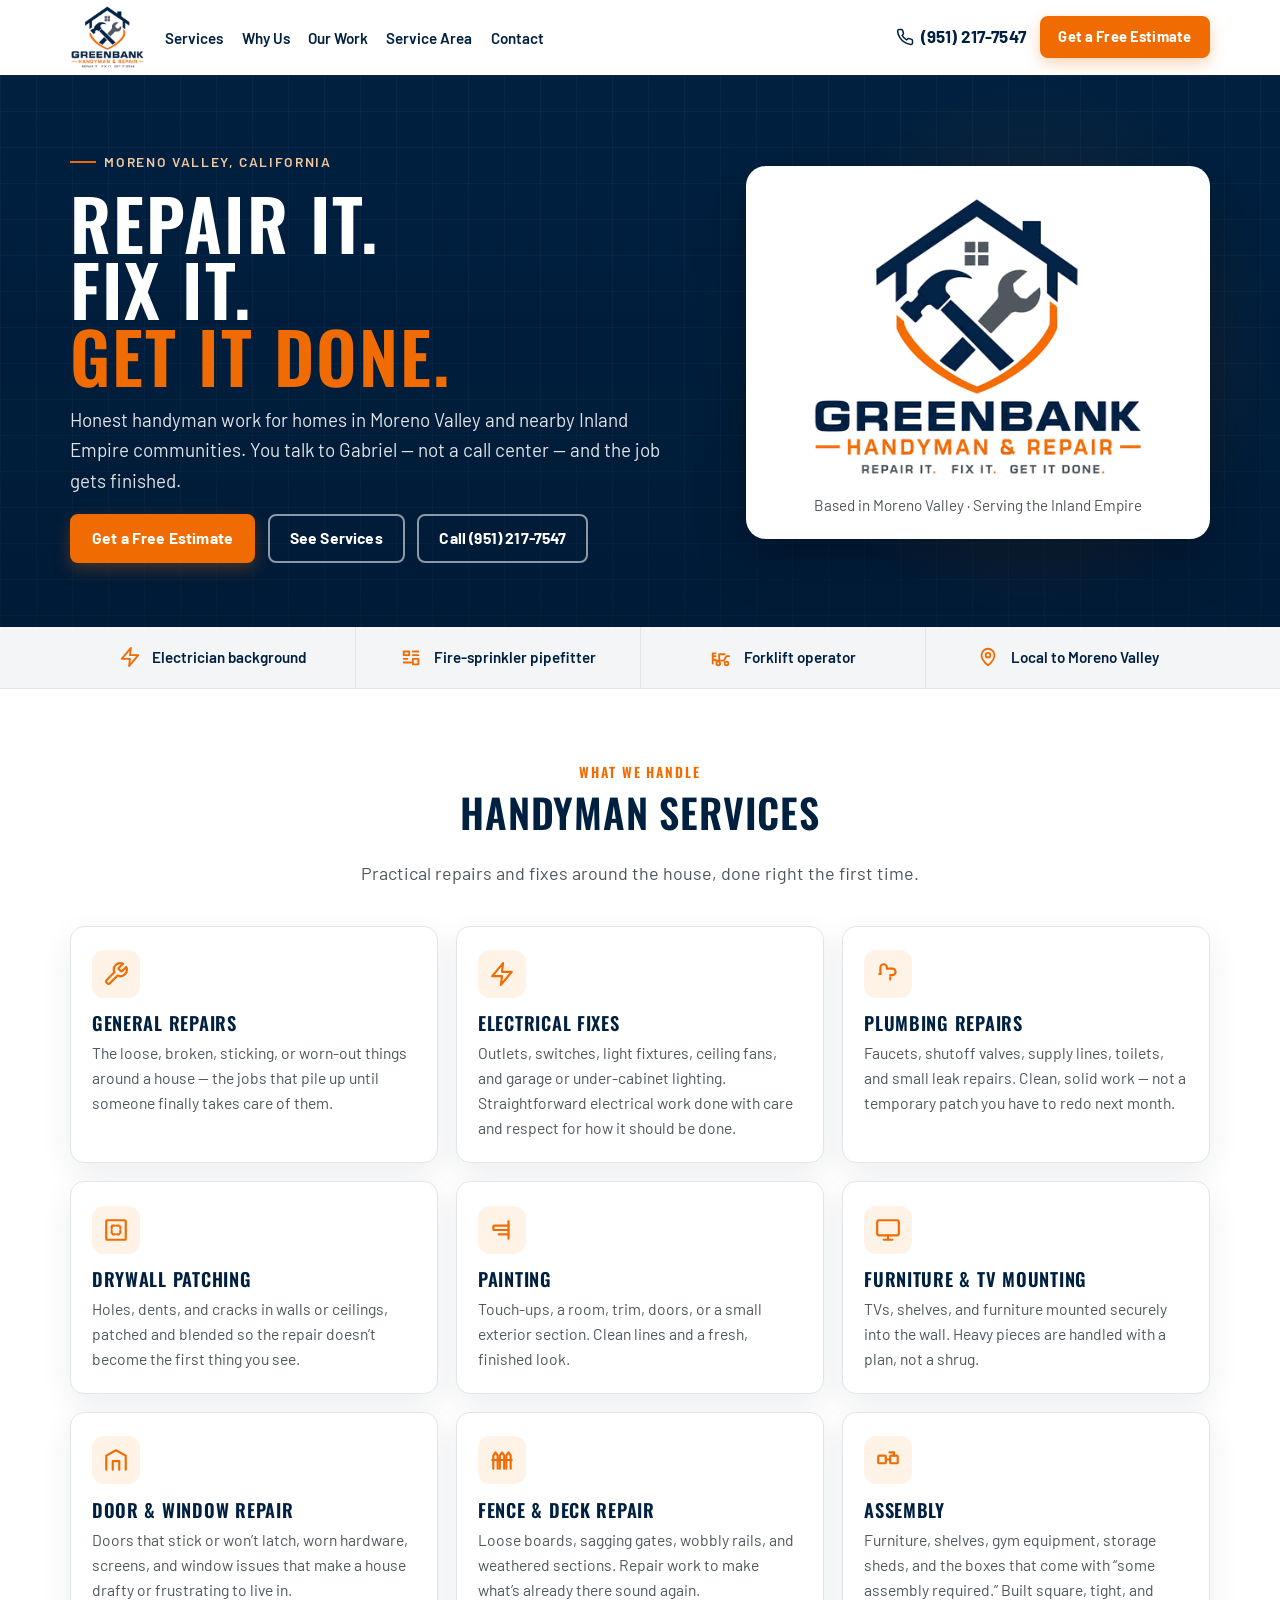
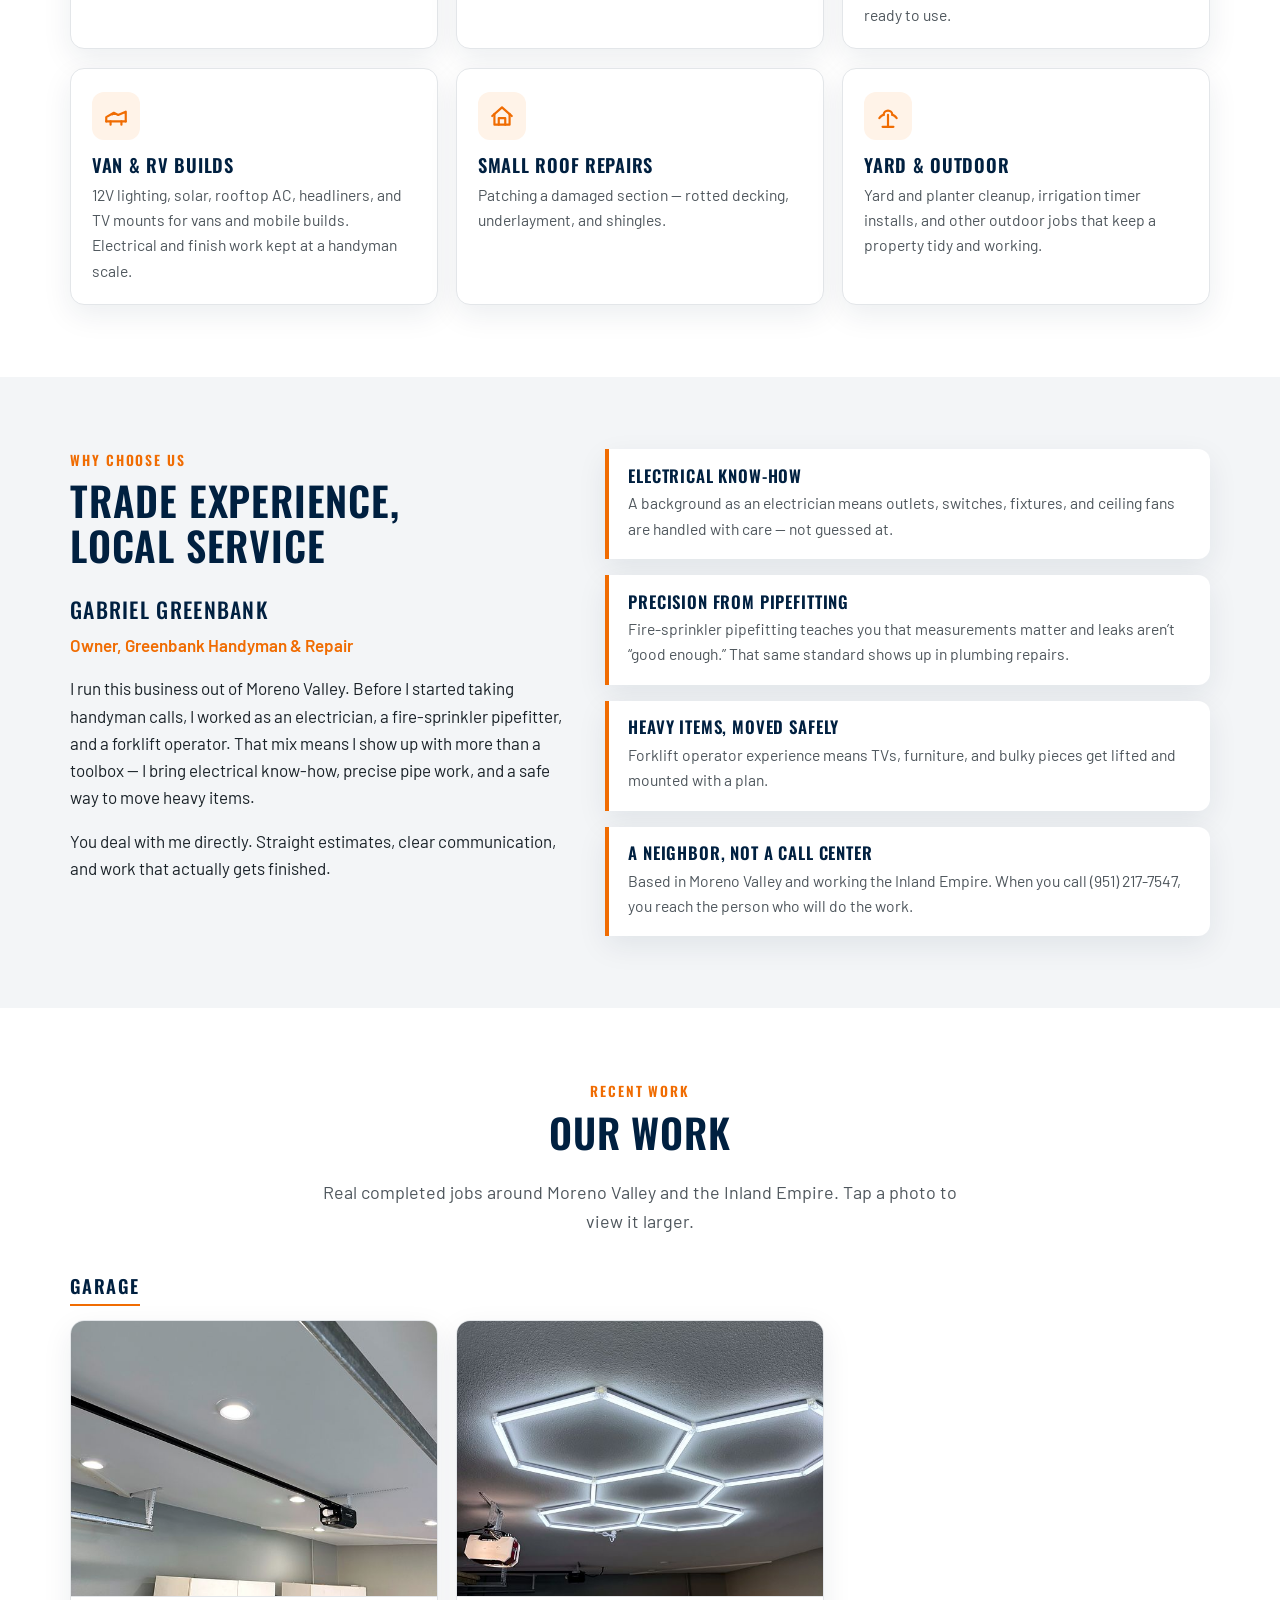
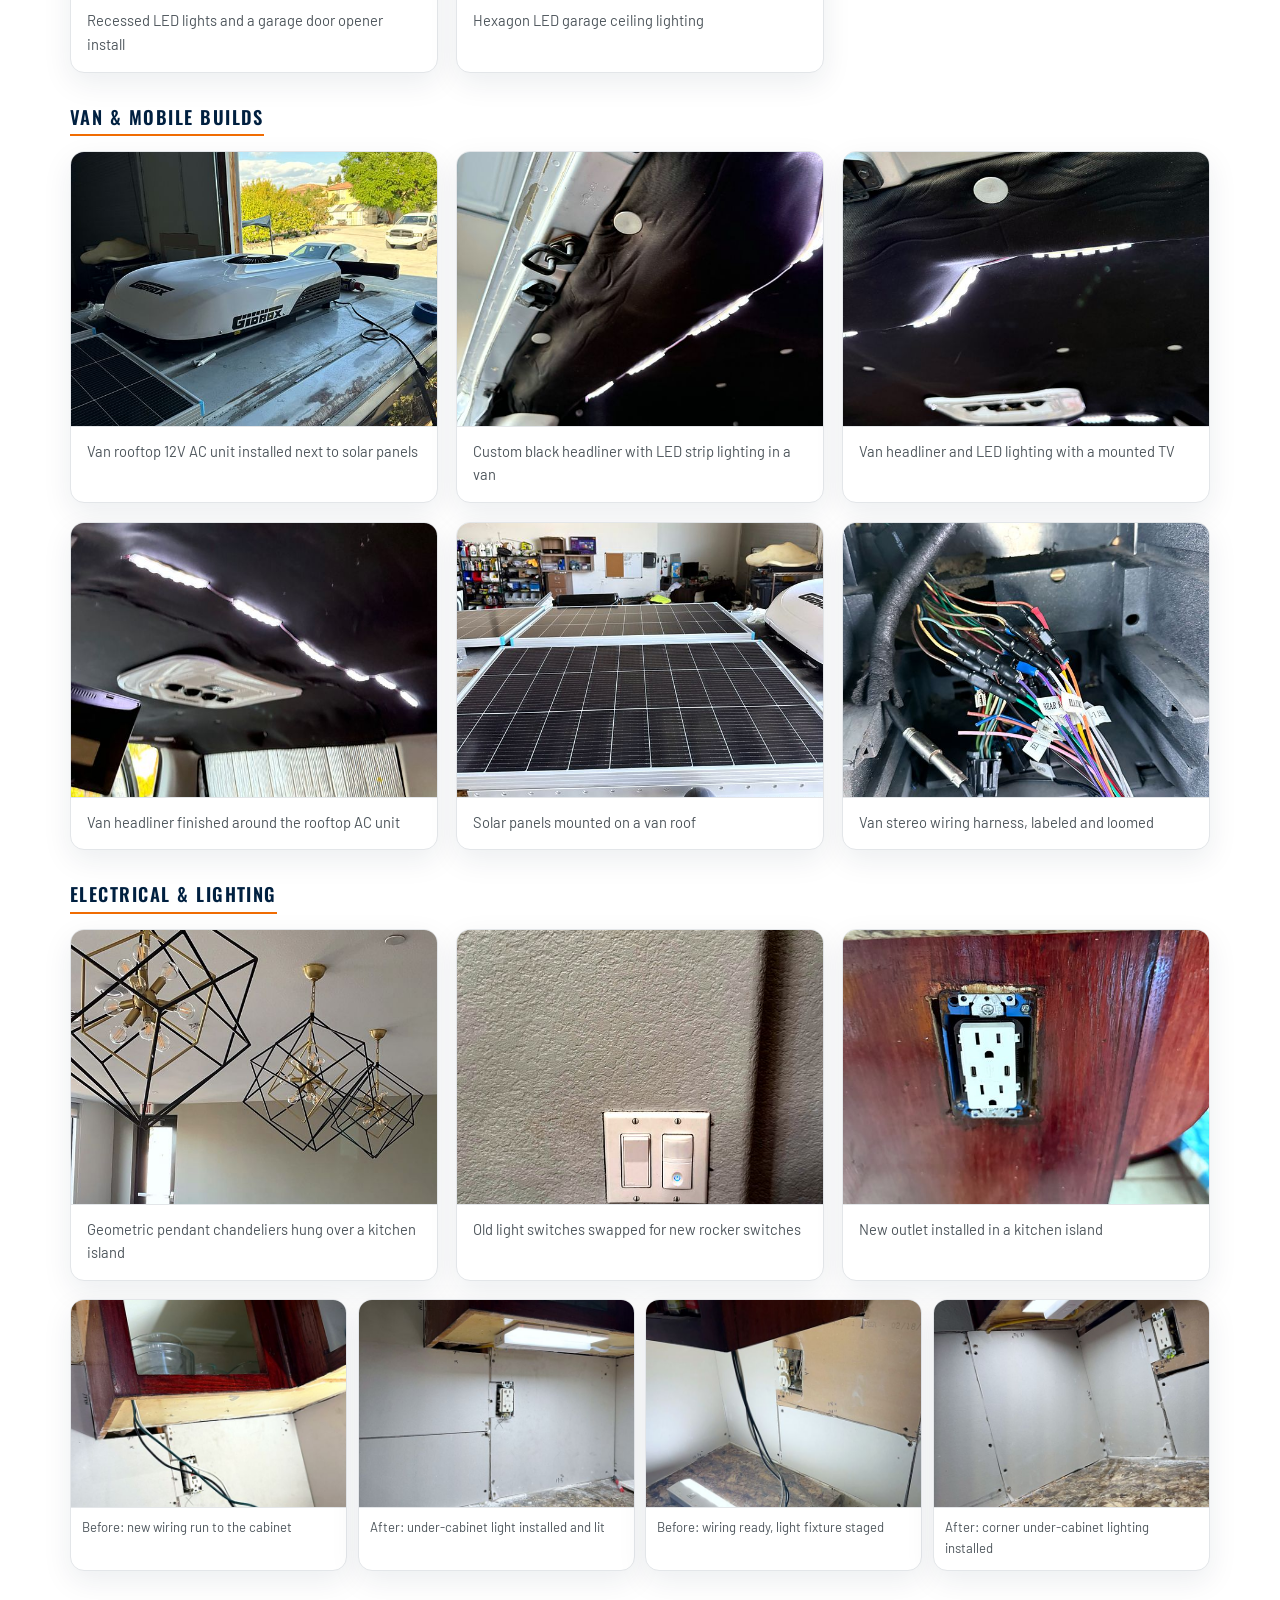
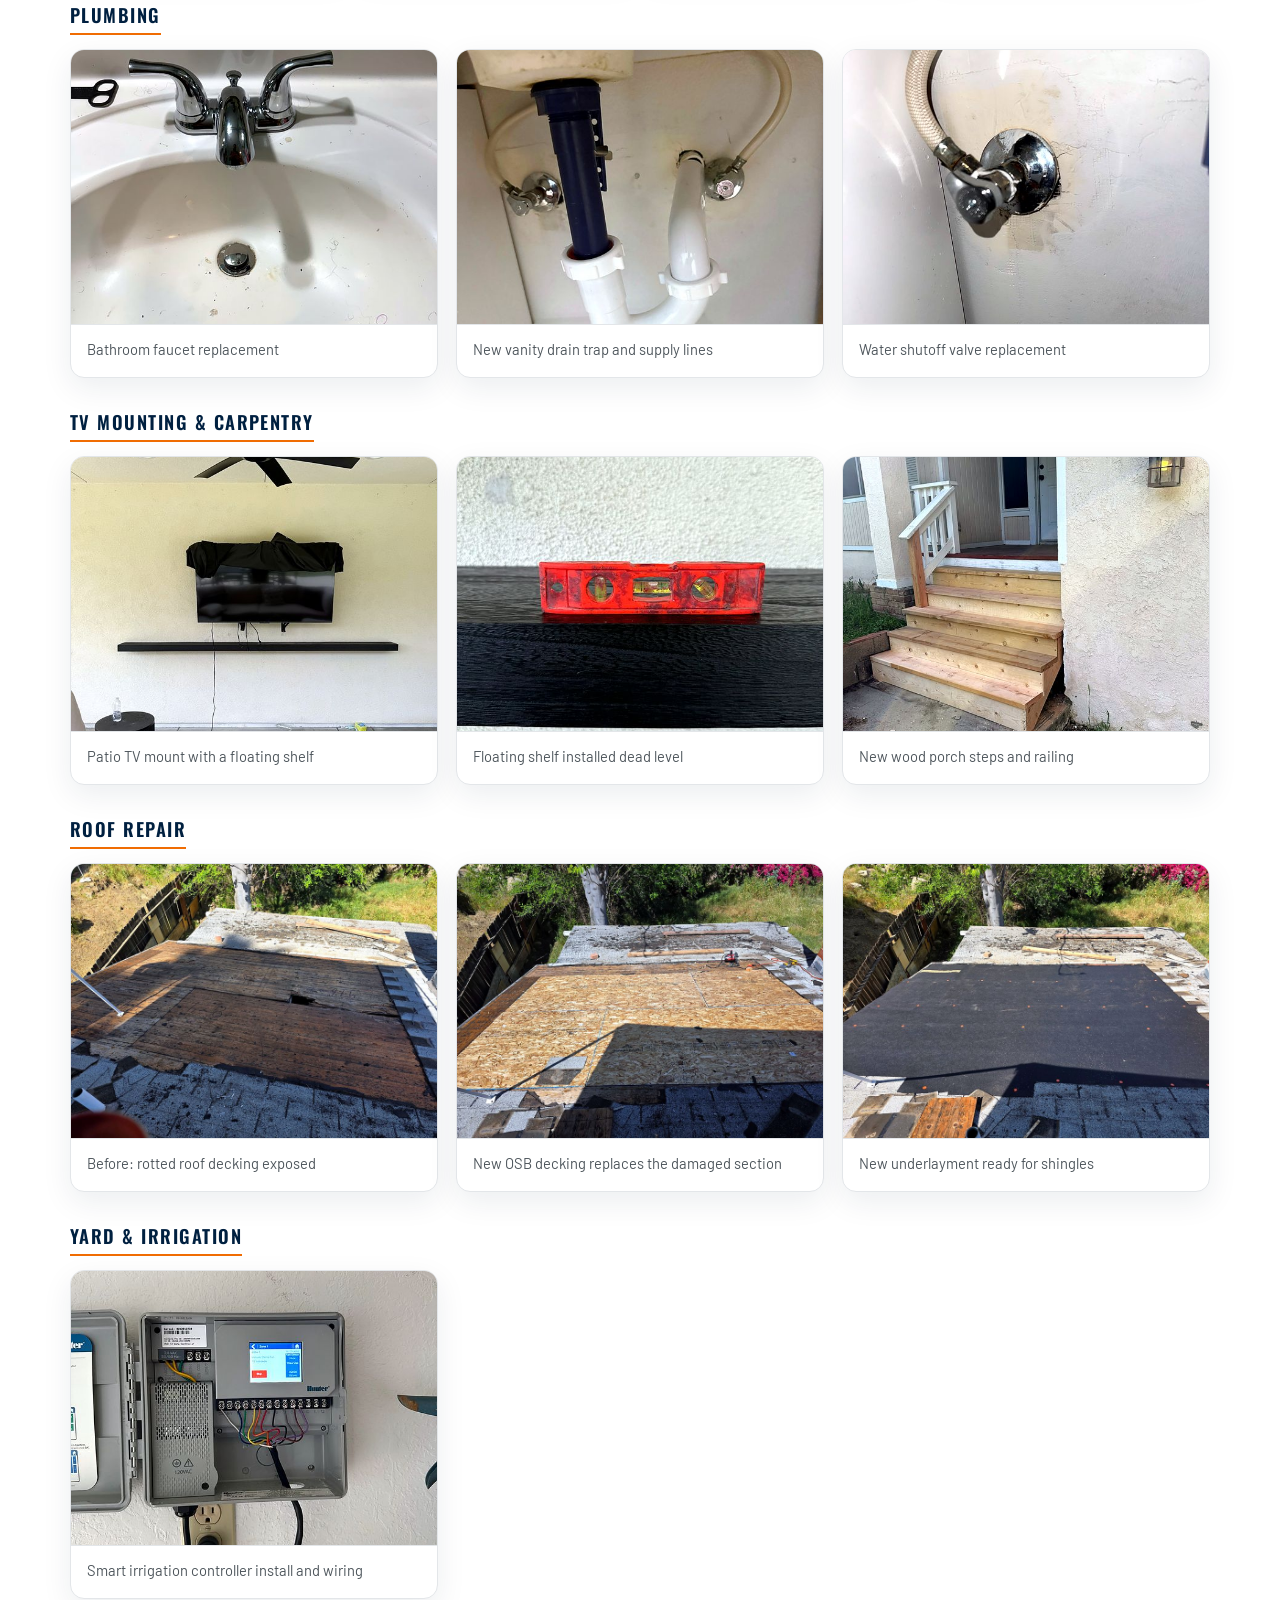
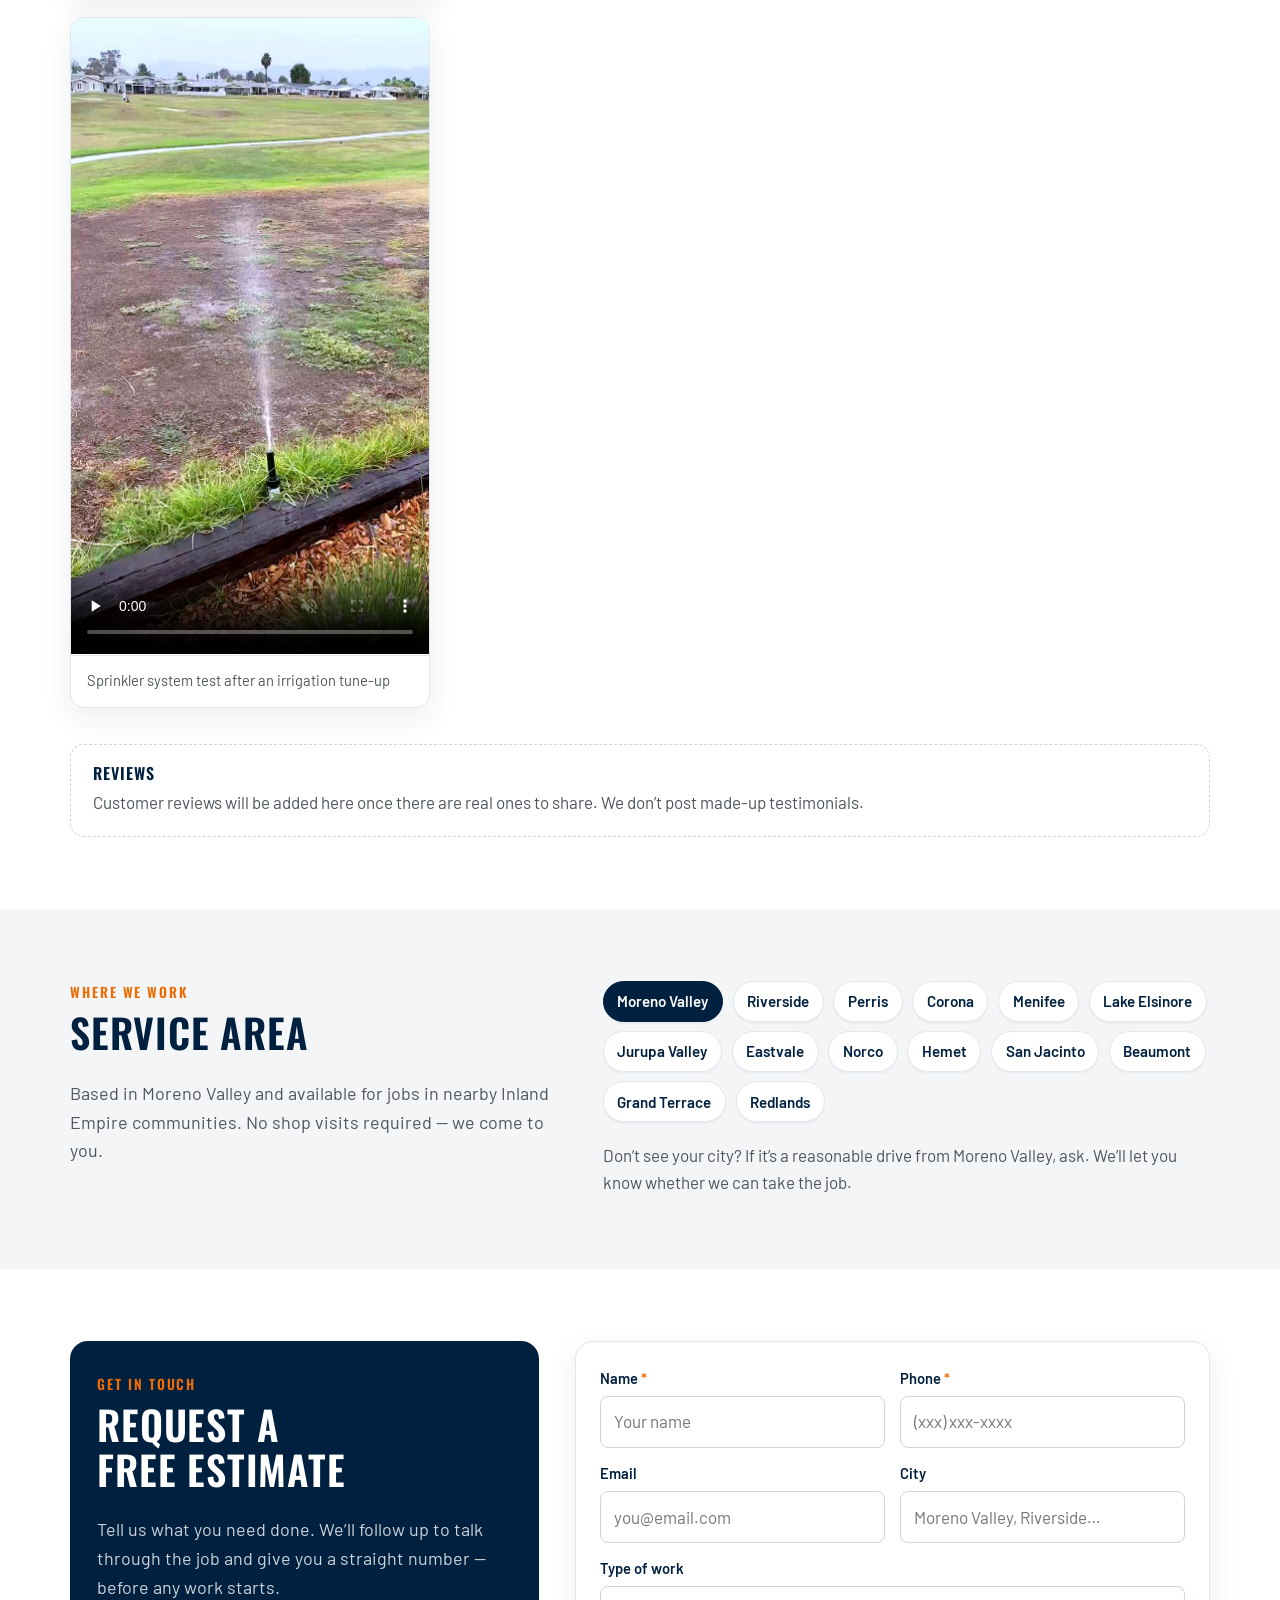
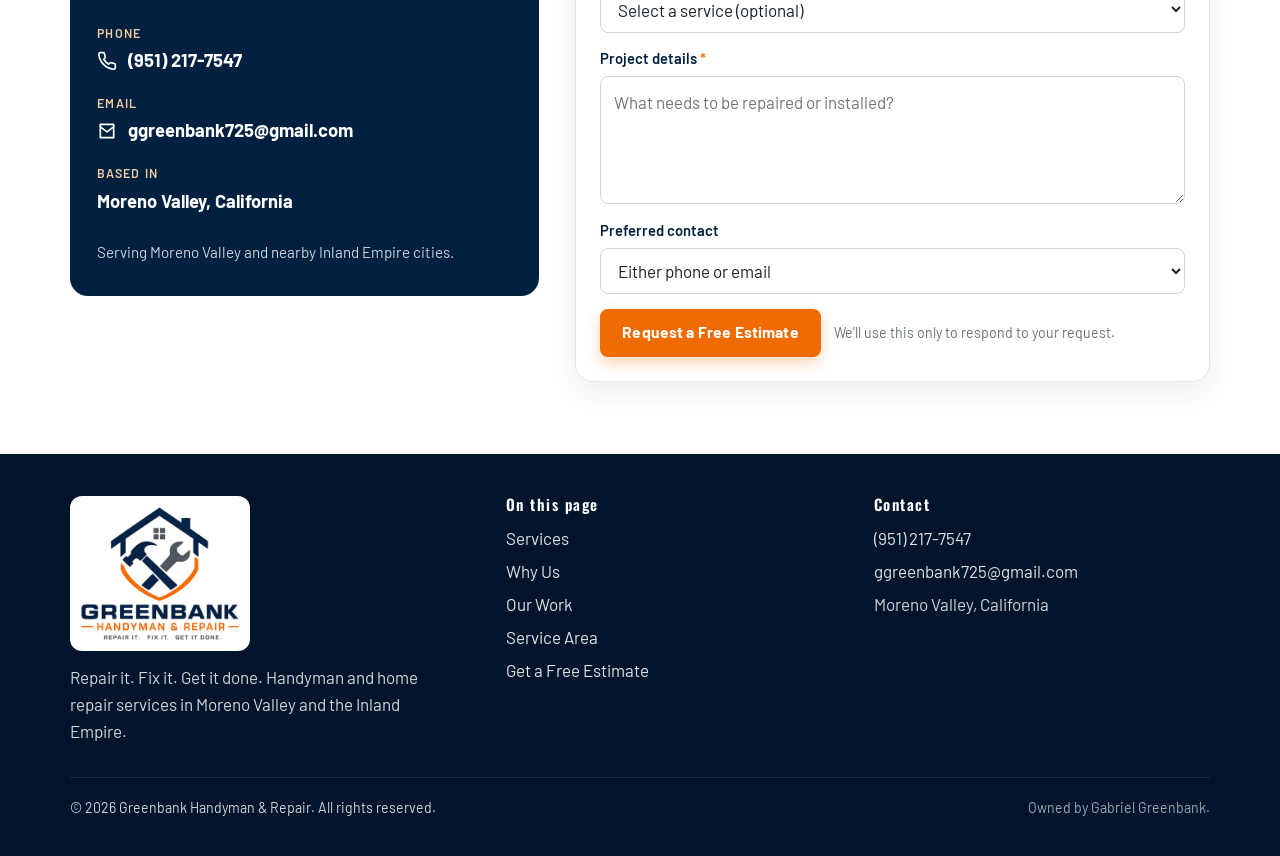
<file: index.html>
<!DOCTYPE html>
<html lang="en">
<head>
  <meta charset="utf-8">
  <meta name="viewport" content="width=device-width, initial-scale=1">
  <title>Greenbank Handyman &amp; Repair | Moreno Valley, CA</title>
  <meta name="description" content="Greenbank Handyman &amp; Repair — handyman and home repair services in Moreno Valley and nearby Inland Empire cities. Repair it. Fix it. Get it done. Call (951) 217-7547.">
  <meta name="author" content="Gabriel Greenbank">
  <meta name="theme-color" content="#002040">
  <meta name="geo.region" content="US-CA">
  <meta name="geo.placename" content="Moreno Valley">
  <!-- Replace YOUR-DOMAIN.TLD with your real domain in the tags below once you have one. The site works at any domain without that change. -->
  <link rel="canonical" href="https://YOUR-DOMAIN.TLD/">
  <meta property="og:type" content="website">
  <meta property="og:locale" content="en_US">
  <meta property="og:site_name" content="Greenbank Handyman &amp; Repair">
  <meta property="og:title" content="Greenbank Handyman &amp; Repair | Moreno Valley, CA">
  <meta property="og:description" content="Handyman and home repair services in Moreno Valley and the Inland Empire. Repair it. Fix it. Get it done.">
  <meta property="og:url" content="https://YOUR-DOMAIN.TLD/">
  <meta property="og:image" content="https://YOUR-DOMAIN.TLD/images/og-image.jpg">
  <meta property="og:image:width" content="1200">
  <meta property="og:image:height" content="630">
  <meta name="twitter:card" content="summary_large_image">
  <meta name="twitter:title" content="Greenbank Handyman &amp; Repair | Moreno Valley, CA">
  <meta name="twitter:description" content="Handyman and home repair services in Moreno Valley and the Inland Empire. Repair it. Fix it. Get it done.">
  <meta name="twitter:image" content="https://YOUR-DOMAIN.TLD/images/og-image.jpg">
  <link rel="icon" href="favicon.ico" sizes="any">
  <link rel="icon" type="image/png" sizes="32x32" href="images/favicon-32.png">
  <link rel="icon" type="image/png" sizes="16x16" href="images/favicon-16.png">
  <link rel="apple-touch-icon" href="apple-touch-icon.png">
  <link rel="manifest" href="site.webmanifest">
  <link rel="stylesheet" href="css/fonts.css">
  <link rel="stylesheet" href="css/styles.css">
  <script type="application/ld+json">
  {
    "@context": "https://schema.org",
    "@type": "LocalBusiness",
    "@id": "https://YOUR-DOMAIN.TLD/#business",
    "name": "Greenbank Handyman & Repair",
    "alternateName": "Greenbank Handyman",
    "description": "Handyman and repair service in Moreno Valley and nearby Inland Empire communities. Services include general repairs, electrical fixes, plumbing, drywall, painting, mounting, doors, windows, fences, decks, and assembly.",
    "url": "https://YOUR-DOMAIN.TLD/",
    "image": "https://YOUR-DOMAIN.TLD/images/og-image.jpg",
    "logo": "https://YOUR-DOMAIN.TLD/images/logo.png",
    "telephone": "+19512177547",
    "email": "ggreenbank725@gmail.com",
    "address": {
      "@type": "PostalAddress",
      "addressLocality": "Moreno Valley",
      "addressRegion": "CA",
      "addressCountry": "US"
    },
    "areaServed": [
      { "@type": "City", "name": "Moreno Valley", "containedInPlace": { "@type": "State", "name": "California" } },
      { "@type": "City", "name": "Riverside" },
      { "@type": "City", "name": "Perris" },
      { "@type": "City", "name": "Corona" },
      { "@type": "City", "name": "Menifee" },
      { "@type": "City", "name": "Lake Elsinore" },
      { "@type": "City", "name": "Jurupa Valley" },
      { "@type": "City", "name": "Eastvale" },
      { "@type": "AdministrativeArea", "name": "Inland Empire" }
    ],
    "founder": { "@type": "Person", "name": "Gabriel Greenbank" },
    "slogan": "Repair it. Fix it. Get it done."
  }
  </script>
</head>
<body>
  <a class="skip-link" href="#main">Skip to content</a>

  <header class="site-header">
    <div class="wrap header-inner">
      <a class="logo" href="#home">
        <img src="images/logo-400.png" width="400" height="340" alt="Greenbank Handyman &amp; Repair — Repair it. Fix it. Get it done.">
      </a>
      <button class="nav-toggle" type="button" aria-expanded="false" aria-controls="site-nav" aria-label="Open menu">
        <span></span>
      </button>
      <div class="nav-panel" id="site-nav">
        <nav aria-label="Primary">
          <ul class="nav">
            <li><a href="#services">Services</a></li>
            <li><a href="#why-us">Why Us</a></li>
            <li><a href="#gallery">Our Work</a></li>
            <li><a href="#service-area">Service Area</a></li>
            <li><a href="#contact">Contact</a></li>
          </ul>
        </nav>
        <div class="mobile-actions">
          <a class="btn btn-navy" href="tel:+19512177547">Call (951) 217-7547</a>
          <a class="btn btn-primary" href="#contact">Get a Free Estimate</a>
        </div>
      </div>
      <div class="header-actions">
        <a class="header-phone" href="tel:+19512177547">
          <svg width="18" height="18" viewBox="0 0 24 24" fill="none" stroke="currentColor" stroke-width="2" stroke-linecap="round" stroke-linejoin="round" aria-hidden="true">
            <path d="M22 16.92v3a2 2 0 0 1-2.18 2 19.79 19.79 0 0 1-8.63-3.07 19.5 19.5 0 0 1-6-6A19.79 19.79 0 0 1 2.12 4.18 2 2 0 0 1 4.11 2h3a2 2 0 0 1 2 1.72c.13.96.36 1.9.7 2.81a2 2 0 0 1-.45 2.11L8.09 9.91a16 16 0 0 0 6 6l1.27-1.27a2 2 0 0 1 2.11-.45c.91.34 1.85.57 2.81.7A2 2 0 0 1 22 16.92z"/>
          </svg>
          (951) 217-7547
        </a>
        <a class="btn btn-primary header-cta" href="#contact">Get a Free Estimate</a>
      </div>
    </div>
  </header>

  <main id="main">
    <section class="hero" id="home">
      <div class="wrap hero-inner">
        <div>
          <p class="eyebrow">Moreno Valley, California</p>
          <h1>Repair it.<br>Fix it.<br><span class="accent">Get it done.</span></h1>
          <p class="hero-lead">Honest handyman work for homes in Moreno Valley and nearby Inland Empire communities. You talk to Gabriel — not a call center — and the job gets finished.</p>
          <div class="hero-actions">
            <a class="btn btn-primary" href="#contact">Get a Free Estimate</a>
            <a class="btn btn-secondary" href="#services">See Services</a>
            <a class="btn btn-secondary" href="tel:+19512177547">Call (951) 217-7547</a>
          </div>
        </div>
        <div class="hero-card">
          <img src="images/logo-400.png" width="400" height="340" alt="Greenbank Handyman &amp; Repair logo">
          <p>Based in Moreno Valley · Serving the Inland Empire</p>
        </div>
      </div>
    </section>

    <div class="trust">
      <ul class="wrap trust-list">
        <li>
          <svg width="22" height="22" viewBox="0 0 24 24" fill="none" stroke="currentColor" stroke-width="2" stroke-linecap="round" stroke-linejoin="round" aria-hidden="true"><path d="M13 2 3 14h9l-1 8 10-12h-9l1-8z"/></svg>
          Electrician background
        </li>
        <li>
          <svg width="22" height="22" viewBox="0 0 24 24" fill="none" stroke="currentColor" stroke-width="2" stroke-linecap="round" stroke-linejoin="round" aria-hidden="true"><path d="M14 6h6"/><path d="M14 10h6"/><path d="M4 6h6v4H4z"/><path d="M4 14h4"/><path d="M4 18h8"/><path d="M14 14v6h6v-6z"/></svg>
          Fire-sprinkler pipefitter
        </li>
        <li>
          <svg width="22" height="22" viewBox="0 0 24 24" fill="none" stroke="currentColor" stroke-width="2" stroke-linecap="round" stroke-linejoin="round" aria-hidden="true"><path d="M3 19V8h3"/><path d="M3 11h3"/><path d="M3 15h3"/><path d="M6 16h9l3-5h3"/><path d="M10 16V9h6"/><circle cx="9" cy="19" r="2"/><circle cx="18" cy="19" r="2"/></svg>
          Forklift operator
        </li>
        <li>
          <svg width="22" height="22" viewBox="0 0 24 24" fill="none" stroke="currentColor" stroke-width="2" stroke-linecap="round" stroke-linejoin="round" aria-hidden="true"><path d="M12 21s7-4.4 7-11a7 7 0 1 0-14 0c0 6.6 7 11 7 11z"/><circle cx="12" cy="10" r="2.5"/></svg>
          Local to Moreno Valley
        </li>
      </ul>
    </div>

    <section class="section" id="services">
      <div class="wrap">
        <div class="section-head center">
          <p class="kicker">What we handle</p>
          <h2>Handyman services</h2>
          <p class="lead">Practical repairs and fixes around the house, done right the first time.</p>
        </div>
        <div class="service-grid">
          <article class="service-card">
            <div class="icon-wrap" aria-hidden="true">
              <svg width="26" height="26" viewBox="0 0 24 24" fill="none" stroke="currentColor" stroke-width="2" stroke-linecap="round" stroke-linejoin="round"><path d="M14.7 6.3a1 1 0 0 0 0 1.4l1.6 1.6a1 1 0 0 0 1.4 0l3.77-3.77a6 6 0 0 1-7.94 7.94l-6.91 6.91a2.12 2.12 0 0 1-3-3l6.91-6.91a6 6 0 0 1 7.94-7.94l-3.76 3.76z"/></svg>
            </div>
            <h3>General repairs</h3>
            <p>The loose, broken, sticking, or worn-out things around a house — the jobs that pile up until someone finally takes care of them.</p>
          </article>
          <article class="service-card">
            <div class="icon-wrap" aria-hidden="true">
              <svg width="26" height="26" viewBox="0 0 24 24" fill="none" stroke="currentColor" stroke-width="2" stroke-linecap="round" stroke-linejoin="round"><path d="M13 2 3 14h9l-1 8 10-12h-9l1-8z"/></svg>
            </div>
            <h3>Electrical fixes</h3>
            <p>Outlets, switches, light fixtures, ceiling fans, and garage or under-cabinet lighting. Straightforward electrical work done with care and respect for how it should be done.</p>
          </article>
          <article class="service-card">
            <div class="icon-wrap" aria-hidden="true">
              <svg width="26" height="26" viewBox="0 0 24 24" fill="none" stroke="currentColor" stroke-width="2" stroke-linecap="round" stroke-linejoin="round"><path d="M5 12V6a3 3 0 0 1 6 0v1h5a3 3 0 0 1 0 6h-2"/><path d="M14 15v2"/><path d="M4 12H5"/></svg>
            </div>
            <h3>Plumbing repairs</h3>
            <p>Faucets, shutoff valves, supply lines, toilets, and small leak repairs. Clean, solid work — not a temporary patch you have to redo next month.</p>
          </article>
          <article class="service-card">
            <div class="icon-wrap" aria-hidden="true">
              <svg width="26" height="26" viewBox="0 0 24 24" fill="none" stroke="currentColor" stroke-width="2" stroke-linecap="round" stroke-linejoin="round"><rect x="3" y="3" width="18" height="18" rx="1"/><rect x="8" y="8" width="8" height="8" rx="0.5" stroke-dasharray="2 2"/></svg>
            </div>
            <h3>Drywall patching</h3>
            <p>Holes, dents, and cracks in walls or ceilings, patched and blended so the repair doesn’t become the first thing you see.</p>
          </article>
          <article class="service-card">
            <div class="icon-wrap" aria-hidden="true">
              <svg width="26" height="26" viewBox="0 0 24 24" fill="none" stroke="currentColor" stroke-width="2" stroke-linecap="round" stroke-linejoin="round"><path d="M18 4v16"/><path d="M18 8H5a1 1 0 0 0-1 1v2a1 1 0 0 0 1 1h13"/><path d="M18 16H9"/></svg>
            </div>
            <h3>Painting</h3>
            <p>Touch-ups, a room, trim, doors, or a small exterior section. Clean lines and a fresh, finished look.</p>
          </article>
          <article class="service-card">
            <div class="icon-wrap" aria-hidden="true">
              <svg width="26" height="26" viewBox="0 0 24 24" fill="none" stroke="currentColor" stroke-width="2" stroke-linecap="round" stroke-linejoin="round"><rect x="2" y="3" width="20" height="14" rx="2"/><path d="M12 17v3"/><path d="M8 21h8"/></svg>
            </div>
            <h3>Furniture &amp; TV mounting</h3>
            <p>TVs, shelves, and furniture mounted securely into the wall. Heavy pieces are handled with a plan, not a shrug.</p>
          </article>
          <article class="service-card">
            <div class="icon-wrap" aria-hidden="true">
              <svg width="26" height="26" viewBox="0 0 24 24" fill="none" stroke="currentColor" stroke-width="2" stroke-linecap="round" stroke-linejoin="round"><path d="M3 21V8l9-5 9 5v13"/><path d="M9 21v-8h6v8"/></svg>
            </div>
            <h3>Door &amp; window repair</h3>
            <p>Doors that stick or won’t latch, worn hardware, screens, and window issues that make a house drafty or frustrating to live in.</p>
          </article>
          <article class="service-card">
            <div class="icon-wrap" aria-hidden="true">
              <svg width="26" height="26" viewBox="0 0 24 24" fill="none" stroke="currentColor" stroke-width="2" stroke-linecap="round" stroke-linejoin="round"><path d="M4 20V8l2-3 2 3v12"/><path d="M10 20V8l2-3 2 3v12"/><path d="M16 20V8l2-3 2 3v12"/><path d="M3 12h18"/></svg>
            </div>
            <h3>Fence &amp; deck repair</h3>
            <p>Loose boards, sagging gates, wobbly rails, and weathered sections. Repair work to make what’s already there sound again.</p>
          </article>
          <article class="service-card">
            <div class="icon-wrap" aria-hidden="true">
              <svg width="26" height="26" viewBox="0 0 24 24" fill="none" stroke="currentColor" stroke-width="2" stroke-linecap="round" stroke-linejoin="round"><rect x="3" y="8" width="7" height="7" rx="1"/><rect x="14" y="8" width="7" height="7" rx="1"/><path d="M10 11.5h4"/><path d="M17.5 8V5h-4"/></svg>
            </div>
            <h3>Assembly</h3>
            <p>Furniture, shelves, gym equipment, storage sheds, and the boxes that come with “some assembly required.” Built square, tight, and ready to use.</p>
          </article>

          <article class="service-card">
            <div class="icon-wrap" aria-hidden="true">
              <svg width="26" height="26" viewBox="0 0 24 24" fill="none" stroke="currentColor" stroke-width="2" stroke-linecap="round" stroke-linejoin="round"><path d="M3 17v-4l7-4 4 2 7-3v9"/><path d="M3 17h18"/><path d="M7 17v3"/><path d="M17 17v3"/><circle cx="8.5" cy="11" r="0.6" fill="currentColor" stroke="none"/></svg>
            </div>
            <h3>Van &amp; RV builds</h3>
            <p>12V lighting, solar, rooftop AC, headliners, and TV mounts for vans and mobile builds. Electrical and finish work kept at a handyman scale.</p>
          </article>
          <article class="service-card">
            <div class="icon-wrap" aria-hidden="true">
              <svg width="26" height="26" viewBox="0 0 24 24" fill="none" stroke="currentColor" stroke-width="2" stroke-linecap="round" stroke-linejoin="round"><path d="M3 12 12 4l9 8"/><path d="M5 10v10h14V10"/><path d="M9 20v-6h6v6"/></svg>
            </div>
            <h3>Small roof repairs</h3>
            <p>Patching a damaged section — rotted decking, underlayment, and shingles.</p>
          </article>
          <article class="service-card">
            <div class="icon-wrap" aria-hidden="true">
              <svg width="26" height="26" viewBox="0 0 24 24" fill="none" stroke="currentColor" stroke-width="2" stroke-linecap="round" stroke-linejoin="round"><path d="M12 22V11"/><path d="M8 11a4 4 0 1 1 8 0"/><path d="M7 22h10"/><path d="M4 14c1.5-2 3-3 4-3"/><path d="M20 14c-1.5-2-3-3-4-3"/></svg>
            </div>
            <h3>Yard &amp; outdoor</h3>
            <p>Yard and planter cleanup, irrigation timer installs, and other outdoor jobs that keep a property tidy and working.</p>
          </article>
        </div>
      </div>
    </section>

    <section class="section section-alt" id="why-us">
      <div class="wrap why-grid">
        <div class="why-intro">
          <p class="kicker">Why choose us</p>
          <h2>Trade experience, local service</h2>
          <p class="owner-name">Gabriel Greenbank</p>
          <p class="owner-role">Owner, Greenbank Handyman &amp; Repair</p>
          <p>I run this business out of Moreno Valley. Before I started taking handyman calls, I worked as an electrician, a fire-sprinkler pipefitter, and a forklift operator. That mix means I show up with more than a toolbox — I bring electrical know-how, precise pipe work, and a safe way to move heavy items.</p>
          <p>You deal with me directly. Straight estimates, clear communication, and work that actually gets finished.</p>
          <!-- Optional: uncomment the next line if you want to state that you carry insurance.
          <p>Insured</p>
          -->
        </div>
        <div class="why-points">
          <article class="why-point">
            <h3>Electrical know-how</h3>
            <p>A background as an electrician means outlets, switches, fixtures, and ceiling fans are handled with care — not guessed at.</p>
          </article>
          <article class="why-point">
            <h3>Precision from pipefitting</h3>
            <p>Fire-sprinkler pipefitting teaches you that measurements matter and leaks aren’t “good enough.” That same standard shows up in plumbing repairs.</p>
          </article>
          <article class="why-point">
            <h3>Heavy items, moved safely</h3>
            <p>Forklift operator experience means TVs, furniture, and bulky pieces get lifted and mounted with a plan.</p>
          </article>
          <article class="why-point">
            <h3>A neighbor, not a call center</h3>
            <p>Based in Moreno Valley and working the Inland Empire. When you call (951) 217-7547, you reach the person who will do the work.</p>
          </article>
        </div>
      </div>
    </section>

    <section class="section" id="gallery">
      <div class="wrap">
        <div class="section-head center">
          <p class="kicker">Recent work</p>
          <h2>Our Work</h2>
          <p class="lead">Real completed jobs around Moreno Valley and the Inland Empire. Tap a photo to view it larger.</p>
        </div>

        <div class="gallery-group">
          <h3>Garage</h3>
          <div class="project-grid">
            <figure class="project-tile">
              <a class="project-link" href="images/projects/garage-recessed-led.jpg" data-lightbox data-caption="Recessed LED lights and a garage door opener install" data-alt="Garage ceiling with recessed LED lights and a newly installed garage door opener">
                <span class="project-frame">
                  <img src="images/projects/thumbs/garage-recessed-led.jpg" alt="Garage ceiling with recessed LED lights and a newly installed garage door opener" width="600" height="800">
                </span>
                <figcaption>Recessed LED lights and a garage door opener install</figcaption>
              </a>
            </figure>
            <figure class="project-tile">
              <a class="project-link" href="images/projects/garage-hexagon-led.jpg" data-lightbox data-caption="Hexagon LED garage ceiling lighting" data-alt="Hexagon LED light panels installed on a garage ceiling">
                <span class="project-frame">
                  <img src="images/projects/thumbs/garage-hexagon-led.jpg" alt="Hexagon LED light panels installed on a garage ceiling" width="600" height="800">
                </span>
                <figcaption>Hexagon LED garage ceiling lighting</figcaption>
              </a>
            </figure>
          </div>
        </div>

        <div class="gallery-group">
          <h3>Van &amp; Mobile Builds</h3>
          <div class="project-grid">
            <figure class="project-tile">
              <a class="project-link" href="images/projects/van-rooftop-ac.jpg" data-lightbox data-caption="Van rooftop 12V AC unit installed next to solar panels" data-alt="Gibrox 12V air conditioner and solar panels installed on a van roof">
                <span class="project-frame">
                  <img src="images/projects/thumbs/van-rooftop-ac.jpg" alt="Gibrox 12V air conditioner and solar panels installed on a van roof" width="600" height="800">
                </span>
                <figcaption>Van rooftop 12V AC unit installed next to solar panels</figcaption>
              </a>
            </figure>
            <figure class="project-tile">
              <a class="project-link" href="images/projects/van-headliner-led-side.jpg" data-lightbox data-caption="Custom black headliner with LED strip lighting in a van" data-alt="Van ceiling with new black fabric headliner and white LED strip lights along the edges">
                <span class="project-frame">
                  <img src="images/projects/thumbs/van-headliner-led-side.jpg" alt="Van ceiling with new black fabric headliner and white LED strip lights along the edges" width="600" height="800" loading="lazy">
                </span>
                <figcaption>Custom black headliner with LED strip lighting in a van</figcaption>
              </a>
            </figure>
            <figure class="project-tile">
              <a class="project-link" href="images/projects/van-headliner-led-tv.jpg" data-lightbox data-caption="Van headliner and LED lighting with a mounted TV" data-alt="Van interior with black headliner, LED strip lighting, rooftop AC vent, and a mounted TV">
                <span class="project-frame">
                  <img src="images/projects/thumbs/van-headliner-led-tv.jpg" alt="Van interior with black headliner, LED strip lighting, rooftop AC vent, and a mounted TV" width="600" height="800" loading="lazy">
                </span>
                <figcaption>Van headliner and LED lighting with a mounted TV</figcaption>
              </a>
            </figure>
            <figure class="project-tile">
              <a class="project-link" href="images/projects/van-headliner-ac.jpg" data-lightbox data-caption="Van headliner finished around the rooftop AC unit" data-alt="Black van headliner with LED lights finished around a ceiling-mounted air conditioner vent">
                <span class="project-frame">
                  <img src="images/projects/thumbs/van-headliner-ac.jpg" alt="Black van headliner with LED lights finished around a ceiling-mounted air conditioner vent" width="600" height="800" loading="lazy">
                </span>
                <figcaption>Van headliner finished around the rooftop AC unit</figcaption>
              </a>
            </figure>
            <figure class="project-tile">
              <a class="project-link" href="images/projects/van-rooftop-solar-panels.jpg" data-lightbox data-caption="Solar panels mounted on a van roof" data-alt="Row of solar panels installed on the roof of a camper van">
                <span class="project-frame">
                  <img src="images/projects/thumbs/van-rooftop-solar-panels.jpg" alt="Row of solar panels installed on the roof of a camper van" width="600" height="720" loading="lazy">
                </span>
                <figcaption>Solar panels mounted on a van roof</figcaption>
              </a>
            </figure>
            <figure class="project-tile">
              <a class="project-link" href="images/projects/van-stereo-wiring-harness.jpg" data-lightbox data-caption="Van stereo wiring harness, labeled and loomed" data-alt="Labeled, color-coded stereo wiring harness neatly connected inside a van dash">
                <span class="project-frame">
                  <img src="images/projects/thumbs/van-stereo-wiring-harness.jpg" alt="Labeled, color-coded stereo wiring harness neatly connected inside a van dash" width="600" height="800" loading="lazy">
                </span>
                <figcaption>Van stereo wiring harness, labeled and loomed</figcaption>
              </a>
            </figure>
          </div>
        </div>

        <div class="gallery-group">
          <h3>Electrical &amp; Lighting</h3>
          <div class="project-grid">
            <figure class="project-tile">
              <a class="project-link" href="images/projects/electrical-pendant-chandeliers.jpg" data-lightbox data-caption="Geometric pendant chandeliers hung over a kitchen island" data-alt="Three black and gold geometric pendant chandeliers installed over a kitchen island">
                <span class="project-frame">
                  <img src="images/projects/thumbs/electrical-pendant-chandeliers.jpg" alt="Three black and gold geometric pendant chandeliers installed over a kitchen island" width="600" height="770" loading="lazy">
                </span>
                <figcaption>Geometric pendant chandeliers hung over a kitchen island</figcaption>
              </a>
            </figure>
            <figure class="project-tile">
              <a class="project-link" href="images/projects/electrical-new-light-switches.jpg" data-lightbox data-caption="Old light switches swapped for new rocker switches" data-alt="New white double rocker light switches with a clean cover plate on a textured wall">
                <span class="project-frame">
                  <img src="images/projects/thumbs/electrical-new-light-switches.jpg" alt="New white double rocker light switches with a clean cover plate on a textured wall" width="600" height="724" loading="lazy">
                </span>
                <figcaption>Old light switches swapped for new rocker switches</figcaption>
              </a>
            </figure>
            <figure class="project-tile">
              <a class="project-link" href="images/projects/electrical-kitchen-island-outlet.jpg" data-lightbox data-caption="New outlet installed in a kitchen island" data-alt="New white outlet installed flush in the side of a wood kitchen island">
                <span class="project-frame">
                  <img src="images/projects/thumbs/electrical-kitchen-island-outlet.jpg" alt="New white outlet installed flush in the side of a wood kitchen island" width="600" height="704" loading="lazy">
                </span>
                <figcaption>New outlet installed in a kitchen island</figcaption>
              </a>
            </figure>
          </div>
          <div class="roof-strip before-after-strip">
            <figure class="project-tile">
              <a class="project-link" href="images/projects/electrical-under-cabinet-before-wiring.jpg" data-lightbox data-caption="Before: new wiring run to the cabinet" data-alt="Kitchen wall before under-cabinet lighting, with new wiring run up to the cabinet and an outlet box">
                <span class="project-frame">
                  <img src="images/projects/thumbs/electrical-under-cabinet-before-wiring.jpg" alt="Kitchen wall before under-cabinet lighting, with new wiring run up to the cabinet and an outlet box" width="600" height="624" loading="lazy">
                </span>
                <figcaption>Before: new wiring run to the cabinet</figcaption>
              </a>
            </figure>
            <figure class="project-tile">
              <a class="project-link" href="images/projects/electrical-under-cabinet-after-lit.jpg" data-lightbox data-caption="After: under-cabinet light installed and lit" data-alt="Bright LED under-cabinet light installed and lit beneath a kitchen cabinet">
                <span class="project-frame">
                  <img src="images/projects/thumbs/electrical-under-cabinet-after-lit.jpg" alt="Bright LED under-cabinet light installed and lit beneath a kitchen cabinet" width="600" height="800" loading="lazy">
                </span>
                <figcaption>After: under-cabinet light installed and lit</figcaption>
              </a>
            </figure>
            <figure class="project-tile">
              <a class="project-link" href="images/projects/electrical-under-cabinet-before-fixture.jpg" data-lightbox data-caption="Before: wiring ready, light fixture staged" data-alt="Kitchen corner with wiring ready under the cabinet and a new LED light fixture on the counter">
                <span class="project-frame">
                  <img src="images/projects/thumbs/electrical-under-cabinet-before-fixture.jpg" alt="Kitchen corner with wiring ready under the cabinet and a new LED light fixture on the counter" width="600" height="693" loading="lazy">
                </span>
                <figcaption>Before: wiring ready, light fixture staged</figcaption>
              </a>
            </figure>
            <figure class="project-tile">
              <a class="project-link" href="images/projects/electrical-under-cabinet-after-corner.jpg" data-lightbox data-caption="After: corner under-cabinet lighting installed" data-alt="LED under-cabinet light installed and lit in a kitchen corner above the countertop">
                <span class="project-frame">
                  <img src="images/projects/thumbs/electrical-under-cabinet-after-corner.jpg" alt="LED under-cabinet light installed and lit in a kitchen corner above the countertop" width="600" height="800" loading="lazy">
                </span>
                <figcaption>After: corner under-cabinet lighting installed</figcaption>
              </a>
            </figure>
          </div>
        </div>

        <div class="gallery-group">
          <h3>Plumbing</h3>
          <div class="project-grid">
            <figure class="project-tile">
              <a class="project-link" href="images/projects/plumbing-bathroom-faucet.jpg" data-lightbox data-caption="Bathroom faucet replacement" data-alt="New chrome two-handle faucet installed on a white bathroom sink">
                <span class="project-frame">
                  <img src="images/projects/thumbs/plumbing-bathroom-faucet.jpg" alt="New chrome two-handle faucet installed on a white bathroom sink" width="600" height="680" loading="lazy">
                </span>
                <figcaption>Bathroom faucet replacement</figcaption>
              </a>
            </figure>
            <figure class="project-tile">
              <a class="project-link" href="images/projects/plumbing-vanity-drain-supply.jpg" data-lightbox data-caption="New vanity drain trap and supply lines" data-alt="New white P-trap drain and braided supply lines installed under a bathroom vanity">
                <span class="project-frame">
                  <img src="images/projects/thumbs/plumbing-vanity-drain-supply.jpg" alt="New white P-trap drain and braided supply lines installed under a bathroom vanity" width="600" height="704" loading="lazy">
                </span>
                <figcaption>New vanity drain trap and supply lines</figcaption>
              </a>
            </figure>
            <figure class="project-tile">
              <a class="project-link" href="images/projects/plumbing-shutoff-valve.jpg" data-lightbox data-caption="Water shutoff valve replacement" data-alt="New chrome angle shutoff valve with a braided supply line under a sink">
                <span class="project-frame">
                  <img src="images/projects/thumbs/plumbing-shutoff-valve.jpg" alt="New chrome angle shutoff valve with a braided supply line under a sink" width="600" height="640" loading="lazy">
                </span>
                <figcaption>Water shutoff valve replacement</figcaption>
              </a>
            </figure>
          </div>
        </div>

        <div class="gallery-group">
          <h3>TV Mounting &amp; Carpentry</h3>
          <div class="project-grid">
            <figure class="project-tile">
              <a class="project-link" href="images/projects/mounting-patio-tv-floating-shelf.jpg" data-lightbox data-caption="Patio TV mount with a floating shelf" data-alt="Outdoor patio with a wall-mounted TV, matching black floating shelf, and ceiling fan">
                <span class="project-frame">
                  <img src="images/projects/thumbs/mounting-patio-tv-floating-shelf.jpg" alt="Outdoor patio with a wall-mounted TV, matching black floating shelf, and ceiling fan" width="600" height="704" loading="lazy">
                </span>
                <figcaption>Patio TV mount with a floating shelf</figcaption>
              </a>
            </figure>
            <figure class="project-tile">
              <a class="project-link" href="images/projects/mounting-floating-shelf-level.jpg" data-lightbox data-caption="Floating shelf installed dead level" data-alt="Red level sitting on a newly installed black floating shelf showing it is level">
                <span class="project-frame">
                  <img src="images/projects/thumbs/mounting-floating-shelf-level.jpg" alt="Red level sitting on a newly installed black floating shelf showing it is level" width="600" height="640" loading="lazy">
                </span>
                <figcaption>Floating shelf installed dead level</figcaption>
              </a>
            </figure>
            <figure class="project-tile">
              <a class="project-link" href="images/projects/carpentry-porch-steps-railing.jpg" data-lightbox data-caption="New wood porch steps and railing" data-alt="Newly built wooden front porch steps with a white railing">
                <span class="project-frame">
                  <img src="images/projects/thumbs/carpentry-porch-steps-railing.jpg" alt="Newly built wooden front porch steps with a white railing" width="600" height="736" loading="lazy">
                </span>
                <figcaption>New wood porch steps and railing</figcaption>
              </a>
            </figure>
          </div>
        </div>

        <div class="gallery-group">
          <h3>Roof Repair</h3>
          <div class="project-grid">
            <figure class="project-tile">
              <a class="project-link" href="images/projects/roof-repair-rotted-decking-before.jpg" data-lightbox data-caption="Before: rotted roof decking exposed" data-alt="Section of roof with old shingles removed, showing rotted and damaged wood decking">
                <span class="project-frame">
                  <img src="images/projects/thumbs/roof-repair-rotted-decking-before.jpg" alt="Section of roof with old shingles removed, showing rotted and damaged wood decking" width="800" height="600" loading="lazy">
                </span>
                <figcaption>Before: rotted roof decking exposed</figcaption>
              </a>
            </figure>
            <figure class="project-tile">
              <a class="project-link" href="images/projects/roof-repair-new-osb-decking.jpg" data-lightbox data-caption="New OSB decking replaces the damaged section" data-alt="Fresh OSB roof decking installed over the repaired section of roof">
                <span class="project-frame">
                  <img src="images/projects/thumbs/roof-repair-new-osb-decking.jpg" alt="Fresh OSB roof decking installed over the repaired section of roof" width="800" height="600" loading="lazy">
                </span>
                <figcaption>New OSB decking replaces the damaged section</figcaption>
              </a>
            </figure>
            <figure class="project-tile">
              <a class="project-link" href="images/projects/roof-repair-new-underlayment.jpg" data-lightbox data-caption="New underlayment ready for shingles" data-alt="Black roofing underlayment installed over new decking on the repaired roof section">
                <span class="project-frame">
                  <img src="images/projects/thumbs/roof-repair-new-underlayment.jpg" alt="Black roofing underlayment installed over new decking on the repaired roof section" width="800" height="600" loading="lazy">
                </span>
                <figcaption>New underlayment ready for shingles</figcaption>
              </a>
            </figure>
          </div>
        </div>

        <div class="gallery-group">
          <h3>Yard &amp; Irrigation</h3>
          <div class="project-grid">
            <figure class="project-tile">
              <a class="project-link" href="images/projects/yard-irrigation-controller.jpg" data-lightbox data-caption="Smart irrigation controller install and wiring" data-alt="Hunter irrigation controller mounted on a wall with zone wires connected">
                <span class="project-frame">
                  <img src="images/projects/thumbs/yard-irrigation-controller.jpg" alt="Hunter irrigation controller mounted on a wall with zone wires connected" width="600" height="720" loading="lazy">
                </span>
                <figcaption>Smart irrigation controller install and wiring</figcaption>
              </a>
            </figure>
          </div>
          <div class="video-grid video-grid--single">
            <figure class="video-card video-card--portrait">
              <video src="images/projects/videos/yard-sprinkler-system-test.mp4" poster="images/projects/videos/yard-sprinkler-system-test-poster.jpg" muted playsinline loop controls preload="none" width="720" height="1280" aria-label="Pop-up sprinkler heads running during a system test along a landscaped border"></video>
              <figcaption>Sprinkler system test after an irrigation tune-up</figcaption>
            </figure>
          </div>
        </div>

        <aside class="reviews" id="reviews">
          <h3>Reviews</h3>
          <p>Customer reviews will be added here once there are real ones to share. We don’t post made-up testimonials.</p>
        </aside>
      </div>
    </section>

    <section class="section section-alt" id="service-area">
      <div class="wrap area-layout">
        <div>
          <p class="kicker">Where we work</p>
          <h2>Service area</h2>
          <p class="lead">Based in Moreno Valley and available for jobs in nearby Inland Empire communities. No shop visits required — we come to you.</p>
        </div>
        <div>
          <ul class="city-list">
            <li class="is-home">Moreno Valley</li>
            <li>Riverside</li>
            <li>Perris</li>
            <li>Corona</li>
            <li>Menifee</li>
            <li>Lake Elsinore</li>
            <li>Jurupa Valley</li>
            <li>Eastvale</li>
            <li>Norco</li>
            <li>Hemet</li>
            <li>San Jacinto</li>
            <li>Beaumont</li>
            <li>Grand Terrace</li>
            <li>Redlands</li>
          </ul>
          <p class="area-note">Don’t see your city? If it’s a reasonable drive from Moreno Valley, ask. We’ll let you know whether we can take the job.</p>
        </div>
      </div>
    </section>

    <section class="section" id="contact">
      <div class="wrap contact-grid">
        <div class="contact-details">
          <p class="kicker">Get in touch</p>
          <h2>Request a free estimate</h2>
          <p class="lead">Tell us what you need done. We’ll follow up to talk through the job and give you a straight number — before any work starts.</p>
          <ul class="contact-list">
            <li>
              <span class="label">Phone</span>
              <a href="tel:+19512177547">
                <svg width="20" height="20" viewBox="0 0 24 24" fill="none" stroke="currentColor" stroke-width="2" stroke-linecap="round" stroke-linejoin="round" aria-hidden="true"><path d="M22 16.92v3a2 2 0 0 1-2.18 2 19.79 19.79 0 0 1-8.63-3.07 19.5 19.5 0 0 1-6-6A19.79 19.79 0 0 1 2.12 4.18 2 2 0 0 1 4.11 2h3a2 2 0 0 1 2 1.72c.13.96.36 1.9.7 2.81a2 2 0 0 1-.45 2.11L8.09 9.91a16 16 0 0 0 6 6l1.27-1.27a2 2 0 0 1 2.11-.45c.91.34 1.85.57 2.81.7A2 2 0 0 1 22 16.92z"/></svg>
                (951) 217-7547
              </a>
            </li>
            <li>
              <span class="label">Email</span>
              <a href="mailto:ggreenbank725@gmail.com">
                <svg width="20" height="20" viewBox="0 0 24 24" fill="none" stroke="currentColor" stroke-width="2" stroke-linecap="round" stroke-linejoin="round" aria-hidden="true"><path d="M4 4h16v16H4z"/><path d="m4 7 8 6 8-6"/></svg>
                ggreenbank725@gmail.com
              </a>
            </li>
            <li>
              <span class="label">Based in</span>
              <span style="display:block;font-weight:700;font-size:1.15rem;">Moreno Valley, California</span>
            </li>
          </ul>
          <p class="contact-aside">Serving Moreno Valley and nearby Inland Empire cities.</p>
        </div>

        <form class="estimate-form" id="estimate-form" action="https://formsubmit.co/ggreenbank725@gmail.com" method="POST">
          <input type="hidden" name="_subject" value="Free estimate request — Greenbank Handyman & Repair">
          <input type="hidden" name="_template" value="table">
          <input type="hidden" name="_captcha" value="false">
          <input type="hidden" name="_next" id="form-next" value="">
          <input type="text" name="_honey" class="hp" tabindex="-1" autocomplete="off" aria-hidden="true">

          <div class="form-row">
            <div class="field">
              <label for="name">Name <span class="req" aria-hidden="true">*</span></label>
              <input type="text" id="name" name="name" required autocomplete="name" placeholder="Your name">
            </div>
            <div class="field">
              <label for="phone">Phone <span class="req" aria-hidden="true">*</span></label>
              <input type="tel" id="phone" name="phone" required autocomplete="tel" placeholder="(xxx) xxx-xxxx">
            </div>
          </div>
          <div class="form-row">
            <div class="field">
              <label for="email">Email</label>
              <input type="email" id="email" name="email" autocomplete="email" placeholder="you@email.com">
            </div>
            <div class="field">
              <label for="city">City</label>
              <input type="text" id="city" name="city" autocomplete="address-level2" placeholder="Moreno Valley, Riverside…">
            </div>
          </div>
          <div class="field">
            <label for="service">Type of work</label>
            <select id="service" name="service">
              <option value="">Select a service (optional)</option>
              <option>General repairs</option>
              <option>Electrical fixes</option>
              <option>Plumbing repairs</option>
              <option>Drywall patching</option>
              <option>Painting</option>
              <option>Furniture / TV mounting</option>
              <option>Door and window repair</option>
              <option>Fence and deck repair</option>
              <option>Assembly</option>
              <option>Other / not sure</option>
            </select>
          </div>
          <div class="field">
            <label for="message">Project details <span class="req" aria-hidden="true">*</span></label>
            <textarea id="message" name="message" required placeholder="What needs to be repaired or installed?"></textarea>
          </div>
          <div class="field">
            <label for="contact-pref">Preferred contact</label>
            <select id="contact-pref" name="preferred_contact">
              <option value="Either">Either phone or email</option>
              <option value="Phone">Phone</option>
              <option value="Email">Email</option>
            </select>
          </div>
          <div class="form-actions">
            <button class="btn btn-primary" type="submit">Request a Free Estimate</button>
            <p class="form-note">We’ll use this only to respond to your request.</p>
          </div>
          <div class="form-status" id="form-status" role="status" aria-live="polite"></div>
        </form>
      </div>
    </section>
  </main>

  <footer class="site-footer">
    <div class="wrap">
      <div class="footer-grid">
        <div class="footer-brand">
          <img class="footer-logo" src="images/logo-400.png" width="400" height="340" alt="Greenbank Handyman &amp; Repair">
          <p>Repair it. Fix it. Get it done. Handyman and home repair services in Moreno Valley and the Inland Empire.</p>
        </div>
        <div>
          <h2>On this page</h2>
          <ul class="footer-links">
            <li><a href="#services">Services</a></li>
            <li><a href="#why-us">Why Us</a></li>
            <li><a href="#gallery">Our Work</a></li>
            <li><a href="#service-area">Service Area</a></li>
            <li><a href="#contact">Get a Free Estimate</a></li>
          </ul>
        </div>
        <div>
          <h2>Contact</h2>
          <ul class="footer-links">
            <li><a href="tel:+19512177547">(951) 217-7547</a></li>
            <li><a href="mailto:ggreenbank725@gmail.com">ggreenbank725@gmail.com</a></li>
            <li>Moreno Valley, California</li>
          </ul>
        </div>
      </div>
      <div class="footer-bottom">
        <p>&copy; <span id="year">2026</span> Greenbank Handyman &amp; Repair. All rights reserved.</p>
        <p class="footer-legal">Owned by Gabriel Greenbank.</p>
      </div>
    </div>
  </footer>


  <div class="lightbox" id="lightbox" hidden role="dialog" aria-modal="true" aria-labelledby="lightbox-caption">
    <button class="lightbox-close" type="button" aria-label="Close photo">
      <svg width="22" height="22" viewBox="0 0 24 24" fill="none" stroke="currentColor" stroke-width="2" stroke-linecap="round" aria-hidden="true"><path d="M6 6l12 12M18 6 6 18"/></svg>
    </button>
    <button class="lightbox-prev" type="button" aria-label="Previous photo">
      <svg width="22" height="22" viewBox="0 0 24 24" fill="none" stroke="currentColor" stroke-width="2" stroke-linecap="round" stroke-linejoin="round" aria-hidden="true"><path d="M15 5 8 12l7 7"/></svg>
    </button>
    <figure class="lightbox-figure">
      <img class="lightbox-image" alt="">
      <figcaption class="lightbox-caption" id="lightbox-caption"></figcaption>
    </figure>
    <button class="lightbox-next" type="button" aria-label="Next photo">
      <svg width="22" height="22" viewBox="0 0 24 24" fill="none" stroke="currentColor" stroke-width="2" stroke-linecap="round" stroke-linejoin="round" aria-hidden="true"><path d="m9 5 7 7-7 7"/></svg>
    </button>
  </div>

  <script src="js/main.js"></script>
</body>
</html>
</file>
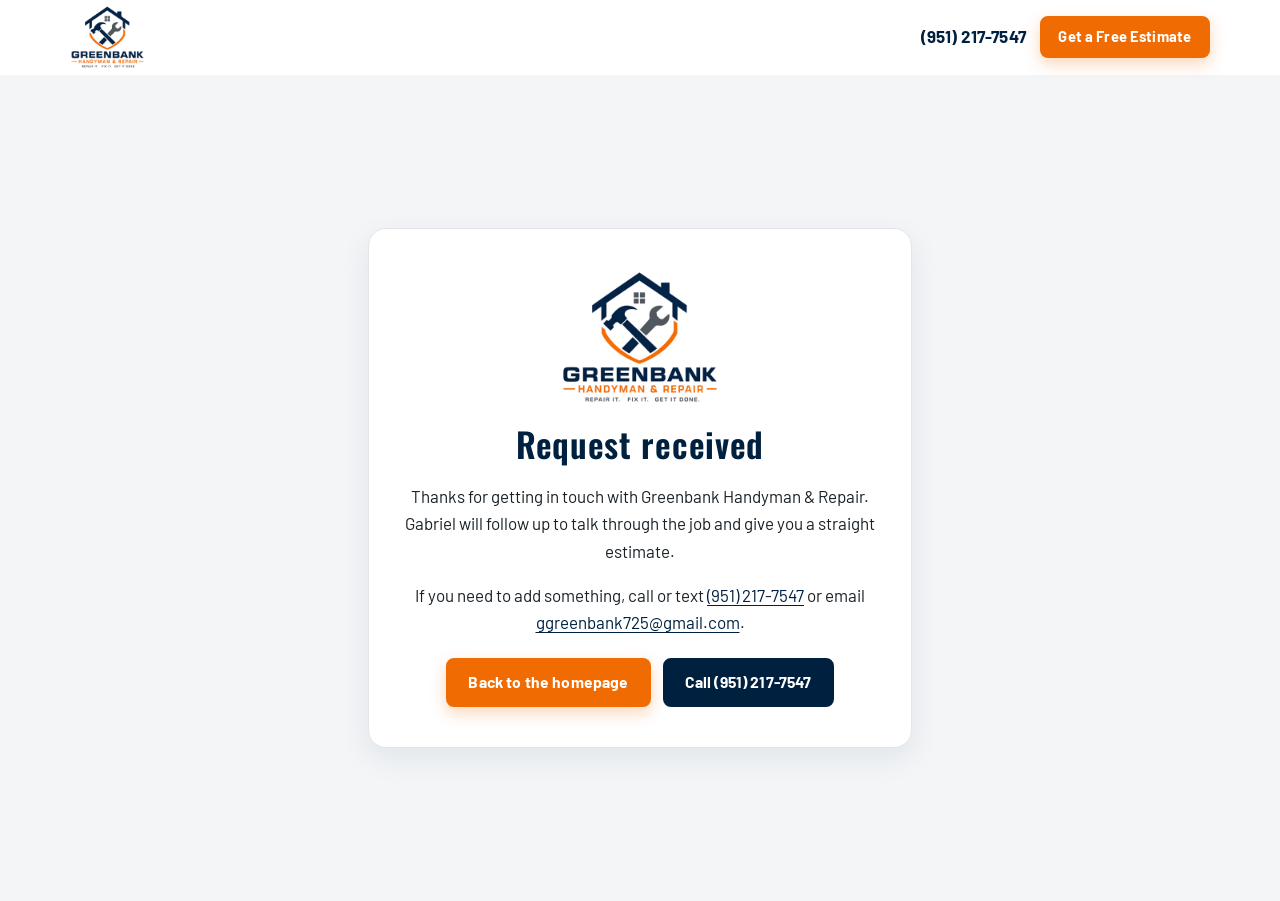
<file: thank-you.html>
<!DOCTYPE html>
<html lang="en">
<head>
  <meta charset="utf-8">
  <meta name="viewport" content="width=device-width, initial-scale=1">
  <title>Thank you | Greenbank Handyman &amp; Repair</title>
  <meta name="description" content="Thanks for requesting an estimate from Greenbank Handyman &amp; Repair.">
  <meta name="robots" content="noindex">
  <link rel="canonical" href="https://YOUR-DOMAIN.TLD/thank-you.html">
  <meta name="theme-color" content="#002040">
  <link rel="icon" href="favicon.ico" sizes="any">
  <link rel="apple-touch-icon" href="apple-touch-icon.png">
  <link rel="stylesheet" href="css/fonts.css">
  <link rel="stylesheet" href="css/styles.css">
</head>
<body>
  <a class="skip-link" href="#main">Skip to content</a>
  <header class="site-header">
    <div class="wrap header-inner">
      <a class="logo" href="index.html">
        <img src="images/logo-400.png" width="400" height="340" alt="Greenbank Handyman &amp; Repair">
      </a>
      <div class="header-actions">
        <a class="header-phone" href="tel:+19512177547">(951) 217-7547</a>
        <a class="btn btn-primary header-cta" href="index.html#contact">Get a Free Estimate</a>
      </div>
    </div>
  </header>
  <main id="main" class="simple-page">
    <div class="simple-card">
      <img src="images/logo-400.png" width="400" height="340" alt="Greenbank Handyman &amp; Repair">
      <h1>Request received</h1>
      <p>Thanks for getting in touch with Greenbank Handyman &amp; Repair. Gabriel will follow up to talk through the job and give you a straight estimate.</p>
      <p>If you need to add something, call or text <a href="tel:+19512177547">(951) 217-7547</a> or email <a href="mailto:ggreenbank725@gmail.com">ggreenbank725@gmail.com</a>.</p>
      <div class="actions">
        <a class="btn btn-primary" href="index.html">Back to the homepage</a>
        <a class="btn btn-navy" href="tel:+19512177547">Call (951) 217-7547</a>
      </div>
    </div>
  </main>
</body>
</html>
</file>
<file: css/fonts.css>
/* Self-hosted Barlow + Oswald (SIL Open Font License), latin & latin-ext. */
@font-face {
  font-family: "Barlow";
  font-style: normal;
  font-weight: 400;
  font-display: swap;
  src: url("fonts/barlow-400-latin.woff2") format("woff2");
  unicode-range: U+0000-00FF, U+0131, U+0152-0153, U+02BB-02BC, U+02C6, U+02DA, U+02DC, U+0304, U+0308, U+0329, U+2000-206F, U+20AC, U+2122, U+2191, U+2193, U+2212, U+2215, U+FEFF, U+FFFD;
}
@font-face {
  font-family: "Barlow";
  font-style: normal;
  font-weight: 400;
  font-display: swap;
  src: url("fonts/barlow-400-latin-ext.woff2") format("woff2");
  unicode-range: U+0100-02BA, U+02BD-02C5, U+02C7-02CC, U+02CE-02D7, U+02DD-02FF, U+0304, U+0308, U+0329, U+1D00-1DBF, U+1E00-1E9F, U+1EF2-1EFF, U+2020, U+20A0-20AB, U+20AD-20C4, U+2113, U+2C60-2C7F, U+A720-A7FF;
}
@font-face {
  font-family: "Barlow";
  font-style: normal;
  font-weight: 500;
  font-display: swap;
  src: url("fonts/barlow-500-latin.woff2") format("woff2");
  unicode-range: U+0000-00FF, U+0131, U+0152-0153, U+02BB-02BC, U+02C6, U+02DA, U+02DC, U+0304, U+0308, U+0329, U+2000-206F, U+20AC, U+2122, U+2191, U+2193, U+2212, U+2215, U+FEFF, U+FFFD;
}
@font-face {
  font-family: "Barlow";
  font-style: normal;
  font-weight: 500;
  font-display: swap;
  src: url("fonts/barlow-500-latin-ext.woff2") format("woff2");
  unicode-range: U+0100-02BA, U+02BD-02C5, U+02C7-02CC, U+02CE-02D7, U+02DD-02FF, U+0304, U+0308, U+0329, U+1D00-1DBF, U+1E00-1E9F, U+1EF2-1EFF, U+2020, U+20A0-20AB, U+20AD-20C4, U+2113, U+2C60-2C7F, U+A720-A7FF;
}
@font-face {
  font-family: "Barlow";
  font-style: normal;
  font-weight: 600;
  font-display: swap;
  src: url("fonts/barlow-600-latin.woff2") format("woff2");
  unicode-range: U+0000-00FF, U+0131, U+0152-0153, U+02BB-02BC, U+02C6, U+02DA, U+02DC, U+0304, U+0308, U+0329, U+2000-206F, U+20AC, U+2122, U+2191, U+2193, U+2212, U+2215, U+FEFF, U+FFFD;
}
@font-face {
  font-family: "Barlow";
  font-style: normal;
  font-weight: 600;
  font-display: swap;
  src: url("fonts/barlow-600-latin-ext.woff2") format("woff2");
  unicode-range: U+0100-02BA, U+02BD-02C5, U+02C7-02CC, U+02CE-02D7, U+02DD-02FF, U+0304, U+0308, U+0329, U+1D00-1DBF, U+1E00-1E9F, U+1EF2-1EFF, U+2020, U+20A0-20AB, U+20AD-20C4, U+2113, U+2C60-2C7F, U+A720-A7FF;
}
@font-face {
  font-family: "Barlow";
  font-style: normal;
  font-weight: 700;
  font-display: swap;
  src: url("fonts/barlow-700-latin.woff2") format("woff2");
  unicode-range: U+0000-00FF, U+0131, U+0152-0153, U+02BB-02BC, U+02C6, U+02DA, U+02DC, U+0304, U+0308, U+0329, U+2000-206F, U+20AC, U+2122, U+2191, U+2193, U+2212, U+2215, U+FEFF, U+FFFD;
}
@font-face {
  font-family: "Barlow";
  font-style: normal;
  font-weight: 700;
  font-display: swap;
  src: url("fonts/barlow-700-latin-ext.woff2") format("woff2");
  unicode-range: U+0100-02BA, U+02BD-02C5, U+02C7-02CC, U+02CE-02D7, U+02DD-02FF, U+0304, U+0308, U+0329, U+1D00-1DBF, U+1E00-1E9F, U+1EF2-1EFF, U+2020, U+20A0-20AB, U+20AD-20C4, U+2113, U+2C60-2C7F, U+A720-A7FF;
}
@font-face {
  font-family: "Oswald";
  font-style: normal;
  font-weight: 500 700;
  font-display: swap;
  src: url("fonts/oswald-latin.woff2") format("woff2");
  unicode-range: U+0000-00FF, U+0131, U+0152-0153, U+02BB-02BC, U+02C6, U+02DA, U+02DC, U+0304, U+0308, U+0329, U+2000-206F, U+20AC, U+2122, U+2191, U+2193, U+2212, U+2215, U+FEFF, U+FFFD;
}
@font-face {
  font-family: "Oswald";
  font-style: normal;
  font-weight: 500 700;
  font-display: swap;
  src: url("fonts/oswald-latin-ext.woff2") format("woff2");
  unicode-range: U+0100-02BA, U+02BD-02C5, U+02C7-02CC, U+02CE-02D7, U+02DD-02FF, U+0304, U+0308, U+0329, U+1D00-1DBF, U+1E00-1E9F, U+1EF2-1EFF, U+2020, U+20A0-20AB, U+20AD-20C4, U+2113, U+2C60-2C7F, U+A720-A7FF;
}
</file>
<file: css/styles.css>
/* Greenbank Handyman & Repair — site styles
   Brand colors pulled from the logo:
   Navy #002040 · Orange #F06C02 · Slate #4E565C */

:root {
  --navy: #002040;
  --navy-deep: #00152c;
  --navy-mid: #0a2e52;
  --orange: #f06c02;
  --orange-hover: #d85f00;
  --orange-deep: #c45500;
  --orange-soft: #fff3e8;
  --slate: #4e565c;
  --slate-light: #6a7278;
  --line: #e3e6e9;
  --line-strong: #cfd4d8;
  --bg: #ffffff;
  --bg-alt: #f3f5f7;
  --text: #1a2228;
  --white: #ffffff;
  --header-h: 4.6rem;
  --radius: 14px;
  --shadow: 0 10px 30px rgba(0, 32, 64, 0.08);
  --shadow-hover: 0 16px 36px rgba(0, 32, 64, 0.14);
  --font-display: "Oswald", "Arial Narrow", "Franklin Gothic Medium", sans-serif;
  --font-body: "Barlow", "Segoe UI", Tahoma, sans-serif;
  --max: 1140px;
  --ease: 0.2s ease;
  --focus: 0 0 0 3px rgba(240, 108, 2, 0.45);
}

*,
*::before,
*::after { box-sizing: border-box; }

html {
  scroll-behavior: smooth;
  scroll-padding-top: calc(var(--header-h) + 0.75rem);
}

body {
  margin: 0;
  font-family: var(--font-body);
  font-size: 1.0625rem;
  line-height: 1.6;
  color: var(--text);
  background: var(--bg);
  -webkit-font-smoothing: antialiased;
  text-rendering: optimizeLegibility;
}

img { max-width: 100%; height: auto; display: block; }
a { color: var(--navy); text-decoration-thickness: 1px; text-underline-offset: 0.18em; }
a:hover { color: var(--orange); }
button, input, select, textarea { font: inherit; color: inherit; }
h1, h2, h3, h4 {
  font-family: var(--font-display);
  font-weight: 600;
  line-height: 1.12;
  letter-spacing: 0.02em;
  color: var(--navy);
  margin: 0 0 0.6em;
  text-wrap: balance;
}
p { margin: 0 0 1em; }
p:last-child { margin-bottom: 0; }
ul, ol { margin: 0; padding: 0; }

:focus-visible {
  outline: 3px solid var(--orange);
  outline-offset: 3px;
}

.skip-link {
  position: absolute;
  left: 1rem;
  top: -4rem;
  z-index: 200;
  background: var(--orange);
  color: var(--white);
  padding: 0.6rem 1rem;
  font-weight: 600;
  border-radius: 8px;
}
.skip-link:focus { top: 1rem; color: var(--white); }

.wrap {
  width: min(var(--max), calc(100% - 2rem));
  margin-inline: auto;
}

/* ---- Buttons ---- */
.btn {
  display: inline-flex;
  align-items: center;
  justify-content: center;
  gap: 0.5rem;
  padding: 0.8rem 1.25rem;
  border-radius: 8px;
  font-weight: 700;
  font-size: 0.98rem;
  letter-spacing: 0.01em;
  line-height: 1.2;
  text-decoration: none;
  border: 2px solid transparent;
  cursor: pointer;
  transition: background var(--ease), color var(--ease), border-color var(--ease), transform var(--ease), box-shadow var(--ease);
  white-space: nowrap;
}
.btn:hover { color: var(--white); }
.btn-primary {
  background: var(--orange);
  color: var(--white);
  border-color: var(--orange);
  box-shadow: 0 6px 16px rgba(240, 108, 2, 0.28);
}
.btn-primary:hover {
  background: var(--orange-hover);
  border-color: var(--orange-hover);
  color: var(--white);
}
.btn-secondary {
  background: transparent;
  color: var(--white);
  border-color: rgba(255, 255, 255, 0.55);
}
.btn-secondary:hover {
  background: var(--white);
  color: var(--navy);
  border-color: var(--white);
}
.btn-navy {
  background: var(--navy);
  color: var(--white);
  border-color: var(--navy);
}
.btn-navy:hover {
  background: var(--navy-mid);
  border-color: var(--navy-mid);
  color: var(--white);
}

/* ---- Header ---- */
.site-header {
  position: sticky;
  top: 0;
  z-index: 100;
  background: rgba(255, 255, 255, 0.96);
  backdrop-filter: blur(10px);
  border-bottom: 1px solid transparent;
  transition: box-shadow var(--ease), border-color var(--ease);
}
.site-header.is-scrolled {
  box-shadow: 0 4px 18px rgba(0, 32, 64, 0.08);
  border-bottom-color: var(--line);
}
.header-inner {
  display: flex;
  align-items: center;
  gap: 1.25rem;
  min-height: var(--header-h);
}
.logo {
  display: flex;
  align-items: center;
  flex: 0 0 auto;
  text-decoration: none;
}
.logo img {
  height: 64px;
  width: auto;
}
.nav {
  display: flex;
  align-items: center;
  gap: 0.15rem 1.15rem;
  margin-left: auto;
  list-style: none;
}
.nav a {
  color: var(--navy);
  text-decoration: none;
  font-weight: 600;
  font-size: 0.95rem;
  padding: 0.35rem 0;
  position: relative;
}
.nav a:hover { color: var(--orange); }
.nav a::after {
  content: "";
  position: absolute;
  left: 0;
  right: 0;
  bottom: 0;
  height: 2px;
  background: var(--orange);
  transform: scaleX(0);
  transform-origin: left;
  transition: transform var(--ease);
}
.nav a:hover::after,
.nav a:focus-visible::after { transform: scaleX(1); }

.header-actions {
  display: flex;
  align-items: center;
  gap: 0.85rem;
  flex: 0 0 auto;
  margin-left: auto;
}
.header-phone {
  display: inline-flex;
  align-items: center;
  gap: 0.4rem;
  color: var(--navy);
  font-weight: 700;
  text-decoration: none;
  letter-spacing: 0.01em;
}
.header-phone:hover { color: var(--orange); }
.header-phone svg { flex: 0 0 auto; }
.header-cta { padding: 0.65rem 1.05rem; font-size: 0.92rem; }

.nav-toggle {
  display: none;
  width: 44px;
  height: 44px;
  border: 0;
  background: transparent;
  padding: 0;
  cursor: pointer;
  margin-left: auto;
  border-radius: 8px;
}
.nav-toggle span,
.nav-toggle span::before,
.nav-toggle span::after {
  display: block;
  width: 22px;
  height: 2px;
  background: var(--navy);
  position: relative;
  transition: transform var(--ease), opacity var(--ease);
  margin: 0 auto;
}
.nav-toggle span::before,
.nav-toggle span::after {
  content: "";
  position: absolute;
  left: 0;
}
.nav-toggle span::before { top: -7px; }
.nav-toggle span::after { top: 7px; }
.nav-toggle[aria-expanded="true"] span { background: transparent; }
.nav-toggle[aria-expanded="true"] span::before { top: 0; transform: rotate(45deg); }
.nav-toggle[aria-expanded="true"] span::after { top: 0; transform: rotate(-45deg); }

/* ---- Hero ---- */
.hero {
  position: relative;
  background: var(--navy);
  color: var(--white);
  overflow: hidden;
  isolation: isolate;
}
.hero::before {
  content: "";
  position: absolute;
  inset: 0;
  background-image:
    linear-gradient(rgba(0, 32, 64, 0.15), rgba(0, 21, 44, 0.45)),
    linear-gradient(90deg, rgba(255, 255, 255, 0.035) 1px, transparent 1px),
    linear-gradient(rgba(255, 255, 255, 0.035) 1px, transparent 1px);
  background-size: auto, 36px 36px, 36px 36px;
  z-index: -1;
}
.hero::after {
  content: "";
  position: absolute;
  right: -8%;
  top: -20%;
  width: 55%;
  height: 140%;
  background: radial-gradient(closest-side, rgba(240, 108, 2, 0.16), transparent 70%);
  z-index: -1;
  pointer-events: none;
}
.hero-inner {
  display: grid;
  grid-template-columns: 1.15fr 0.85fr;
  gap: 3rem;
  align-items: center;
  padding: 4.25rem 0 4rem;
}
.eyebrow {
  display: inline-flex;
  align-items: center;
  gap: 0.55rem;
  color: #f0c9a0;
  font-weight: 600;
  font-size: 0.86rem;
  letter-spacing: 0.12em;
  text-transform: uppercase;
  margin-bottom: 1rem;
}
.eyebrow::before {
  content: "";
  width: 1.6rem;
  height: 2px;
  background: var(--orange);
}
.hero h1 {
  color: var(--white);
  font-size: clamp(2.6rem, 6vw, 4.4rem);
  font-weight: 600;
  letter-spacing: 0.03em;
  text-transform: uppercase;
  margin: 0 0 1rem;
  line-height: 0.95;
}
.hero h1 .accent { color: var(--orange); }
.hero-lead {
  font-size: 1.18rem;
  color: rgba(255, 255, 255, 0.88);
  max-width: 38rem;
  margin-bottom: 1.15rem;
}
.job-note {
  display: inline-block;
  background: rgba(240, 108, 2, 0.15);
  border: 1px solid rgba(240, 108, 2, 0.45);
  color: #ffd7b0;
  font-weight: 600;
  font-size: 0.92rem;
  letter-spacing: 0.04em;
  padding: 0.4rem 0.8rem;
  border-radius: 999px;
  margin-bottom: 1.6rem;
}
.hero-actions { display: flex; flex-wrap: wrap; gap: 0.8rem; }
.hero-card {
  background: var(--white);
  border-radius: 20px;
  padding: 1.6rem 1.6rem 1.35rem;
  box-shadow: 0 20px 50px rgba(0, 0, 0, 0.28);
  text-align: center;
}
.hero-card img {
  width: min(100%, 340px);
  margin: 0 auto 0.75rem;
}
.hero-card p {
  color: var(--slate);
  font-size: 0.95rem;
  margin: 0;
}

/* ---- Trust strip ---- */
.trust {
  background: var(--bg-alt);
  border-bottom: 1px solid var(--line);
}
.trust-list {
  display: grid;
  grid-template-columns: repeat(4, 1fr);
  gap: 0;
  list-style: none;
}
.trust-list li {
  display: flex;
  align-items: center;
  justify-content: center;
  gap: 0.7rem;
  padding: 1.15rem 1rem;
  text-align: center;
  font-weight: 600;
  color: var(--navy);
  font-size: 0.95rem;
}
.trust-list li + li { border-left: 1px solid var(--line); }
.trust-list svg { color: var(--orange); flex: 0 0 auto; }

/* ---- Sections ---- */
.section { padding: 4.5rem 0; }
.section-alt { background: var(--bg-alt); }
.section-head {
  max-width: 40rem;
  margin-bottom: 2.4rem;
}
.section-head.center {
  text-align: center;
  margin-inline: auto;
}
.kicker {
  font-family: var(--font-display);
  color: var(--orange);
  font-weight: 600;
  letter-spacing: 0.14em;
  text-transform: uppercase;
  font-size: 0.86rem;
  margin-bottom: 0.45rem;
}
.section h2 { font-size: clamp(1.8rem, 3.2vw, 2.5rem); text-transform: uppercase; }
.lead { font-size: 1.12rem; color: var(--slate); }

/* ---- Services ---- */
.service-grid {
  display: grid;
  grid-template-columns: repeat(3, 1fr);
  gap: 1.15rem;
}
.service-card {
  background: var(--white);
  border: 1px solid var(--line);
  border-radius: var(--radius);
  padding: 1.45rem 1.3rem 1.35rem;
  box-shadow: var(--shadow);
  transition: transform var(--ease), box-shadow var(--ease), border-color var(--ease);
}
.service-card:hover {
  transform: translateY(-4px);
  box-shadow: var(--shadow-hover);
  border-color: #f3c9a3;
}
.icon-wrap {
  width: 48px;
  height: 48px;
  border-radius: 12px;
  background: var(--orange-soft);
  color: var(--orange);
  display: grid;
  place-items: center;
  margin-bottom: 0.95rem;
}
.service-card h3 {
  font-size: 1.15rem;
  letter-spacing: 0.04em;
  text-transform: uppercase;
  margin-bottom: 0.4rem;
}
.service-card p { color: var(--slate); font-size: 0.98rem; }
.services-foot {
  margin-top: 1.75rem;
  text-align: center;
  color: var(--slate);
  font-size: 0.98rem;
}

/* ---- Why us ---- */
.why-grid {
  display: grid;
  grid-template-columns: 0.9fr 1.1fr;
  gap: 2.5rem;
  align-items: start;
}
.why-intro .owner-name {
  font-family: var(--font-display);
  font-size: 1.35rem;
  letter-spacing: 0.06em;
  text-transform: uppercase;
  color: var(--navy);
  margin-bottom: 0.35rem;
}
.why-intro .owner-role {
  color: var(--orange);
  font-weight: 600;
  margin-bottom: 1rem;
}
.why-points {
  display: grid;
  gap: 1rem;
}
.why-point {
  background: var(--white);
  border-left: 4px solid var(--orange);
  border-radius: 0 12px 12px 0;
  padding: 1.1rem 1.15rem 1.15rem 1.2rem;
  box-shadow: var(--shadow);
}
.why-point h3 {
  font-size: 1.05rem;
  letter-spacing: 0.05em;
  text-transform: uppercase;
  margin-bottom: 0.3rem;
}
.why-point p { color: var(--slate); font-size: 0.98rem; }

/* ---- Gallery ---- */
.gallery-group { margin-top: 2rem; }
.gallery-group:first-of-type { margin-top: 0; }
.gallery-group h3 {
  font-size: 1.15rem;
  letter-spacing: 0.08em;
  text-transform: uppercase;
  margin: 0 0 0.9rem;
  padding-bottom: 0.45rem;
  border-bottom: 2px solid var(--orange);
  display: inline-block;
}
.project-grid {
  display: grid;
  grid-template-columns: repeat(3, 1fr);
  gap: 1.15rem;
}
.project-tile {
  margin: 0;
  background: var(--white);
  border-radius: var(--radius);
  overflow: hidden;
  border: 1px solid var(--line);
  box-shadow: var(--shadow);
  display: flex;
  flex-direction: column;
  transition: transform var(--ease), box-shadow var(--ease), border-color var(--ease);
}
.project-tile:hover,
.project-tile:focus-within {
  transform: translateY(-4px);
  box-shadow: var(--shadow-hover);
  border-color: #f3c9a3;
}
.project-link {
  display: flex;
  flex-direction: column;
  flex: 1;
  color: inherit;
  text-decoration: none;
}
.project-link:hover { color: inherit; }
.project-frame {
  position: relative;
  aspect-ratio: 4 / 3;
  background: var(--bg-alt);
  overflow: hidden;
}
.project-frame img {
  position: absolute;
  inset: 0;
  width: 100%;
  height: 100%;
  object-fit: cover;
  display: block;
  transition: transform 0.35s ease;
}
.project-tile:hover .project-frame img,
.project-tile:focus-within .project-frame img {
  transform: scale(1.04);
}
.project-tile figcaption {
  padding: 0.8rem 1rem 0.95rem;
  font-size: 0.92rem;
  color: var(--slate);
  border-top: 1px solid var(--line);
}
.video-grid {
  display: grid;
  grid-template-columns: repeat(2, 1fr);
  gap: 1.15rem;
}
.video-card {
  margin: 0;
  background: var(--white);
  border-radius: var(--radius);
  overflow: hidden;
  border: 1px solid var(--line);
  box-shadow: var(--shadow);
}
.video-card video {
  display: block;
  width: 100%;
  height: auto;
  aspect-ratio: 16 / 9;
  object-fit: cover;
  background: var(--navy-deep);
}
.video-card figcaption {
  padding: 0.8rem 1rem 0.95rem;
  font-size: 0.92rem;
  color: var(--slate);
  border-top: 1px solid var(--line);
}
.roof-strip {
  display: grid;
  grid-template-columns: repeat(auto-fit, minmax(140px, 1fr));
  gap: 0.65rem;
}
.roof-strip .project-tile figcaption { font-size: 0.82rem; padding: 0.55rem 0.7rem 0.7rem; }

/* Lightbox */
.lightbox {
  position: fixed;
  inset: 0;
  z-index: 300;
  background: rgba(0, 16, 32, 0.94);
  display: flex;
  align-items: center;
  justify-content: center;
  padding: 4.2rem 3.6rem 4.6rem;
}
.lightbox[hidden] { display: none !important; }
.lightbox-figure {
  margin: 0;
  max-width: min(1100px, 100%);
  max-height: 100%;
  display: flex;
  flex-direction: column;
  align-items: center;
  gap: 0.75rem;
}
.lightbox-image {
  max-width: 100%;
  max-height: calc(100vh - 8.5rem);
  width: auto;
  height: auto;
  object-fit: contain;
  border-radius: 8px;
  box-shadow: 0 16px 50px rgba(0, 0, 0, 0.4);
  background: #000;
}
.lightbox-caption {
  color: #e8eef3;
  font-size: 0.98rem;
  text-align: center;
  max-width: 40rem;
}
.lightbox-close,
.lightbox-prev,
.lightbox-next {
  position: absolute;
  background: rgba(255, 255, 255, 0.1);
  color: var(--white);
  border: 1px solid rgba(255, 255, 255, 0.25);
  border-radius: 999px;
  width: 44px;
  height: 44px;
  display: grid;
  place-items: center;
  cursor: pointer;
  padding: 0;
  transition: background var(--ease), border-color var(--ease);
}
.lightbox-close:hover,
.lightbox-prev:hover,
.lightbox-next:hover {
  background: var(--orange);
  border-color: var(--orange);
  color: var(--white);
}
.lightbox-close { top: 1rem; right: 1rem; }
.lightbox-prev { left: 0.75rem; top: 50%; transform: translateY(-50%); }
.lightbox-next { right: 0.75rem; top: 50%; transform: translateY(-50%); }
@media (max-width: 620px) {
  .lightbox { padding: 4rem 0.6rem 5rem; }
  .lightbox-prev { left: 0.3rem; }
  .lightbox-next { right: 0.3rem; }
  .video-grid { grid-template-columns: 1fr; }
}

/* ---- Reviews placeholder ---- */
.reviews {
  margin-top: 2.25rem;
  background: var(--white);
  border: 1px dashed var(--line-strong);
  border-radius: var(--radius);
  padding: 1.25rem 1.4rem;
  color: var(--slate);
}
.reviews h3 {
  font-size: 1rem;
  letter-spacing: 0.06em;
  text-transform: uppercase;
  margin-bottom: 0.35rem;
}

/* ---- Service area ---- */
.area-layout {
  display: grid;
  grid-template-columns: 0.9fr 1.1fr;
  gap: 2.25rem;
  align-items: start;
}
.city-list {
  display: flex;
  flex-wrap: wrap;
  gap: 0.6rem;
  list-style: none;
}
.city-list li {
  background: var(--white);
  border: 1px solid var(--line);
  color: var(--navy);
  font-weight: 600;
  padding: 0.45rem 0.85rem;
  border-radius: 999px;
  font-size: 0.95rem;
  box-shadow: 0 2px 0 rgba(0, 32, 64, 0.03);
}
.city-list li.is-home {
  background: var(--navy);
  color: var(--white);
  border-color: var(--navy);
}
.area-note { margin-top: 1.25rem; color: var(--slate); }

/* ---- Contact ---- */
.contact-grid {
  display: grid;
  grid-template-columns: 0.85fr 1.15fr;
  gap: 2.25rem;
  align-items: start;
}
.contact-details {
  background: var(--navy);
  color: var(--white);
  border-radius: 18px;
  padding: 2rem 1.7rem;
}
.contact-details h2 { color: var(--white); }
.contact-details .lead { color: rgba(255, 255, 255, 0.8); }
.contact-list { list-style: none; margin: 1.4rem 0 1.5rem; }
.contact-list li { margin: 0 0 1rem; }
.contact-list a {
  color: var(--white);
  font-weight: 700;
  font-size: 1.15rem;
  text-decoration: none;
  display: inline-flex;
  align-items: center;
  gap: 0.65rem;
}
.contact-list a:hover { color: #ffd7b0; }
.contact-list .label {
  display: block;
  font-size: 0.78rem;
  letter-spacing: 0.1em;
  text-transform: uppercase;
  font-weight: 600;
  color: #f0c9a0;
  margin-bottom: 0.15rem;
}
.contact-aside {
  color: rgba(255, 255, 255, 0.8);
  font-size: 0.95rem;
}
.contact-aside strong { color: var(--white); }

.estimate-form {
  background: var(--white);
  border: 1px solid var(--line);
  border-radius: 18px;
  padding: 1.6rem 1.5rem 1.5rem;
  box-shadow: var(--shadow);
}
.form-row {
  display: grid;
  grid-template-columns: 1fr 1fr;
  gap: 0.9rem;
}
.field { margin-bottom: 0.9rem; display: flex; flex-direction: column; gap: 0.35rem; }
.field label { font-weight: 600; color: var(--navy); font-size: 0.92rem; }
.field .req { color: var(--orange); }
.field input,
.field select,
.field textarea {
  border: 1px solid var(--line-strong);
  border-radius: 8px;
  padding: 0.7rem 0.8rem;
  background: #fff;
  transition: border-color var(--ease), box-shadow var(--ease);
  width: 100%;
}
.field input:focus,
.field select:focus,
.field textarea:focus {
  outline: none;
  border-color: var(--orange);
  box-shadow: var(--focus);
}
.field textarea { min-height: 8rem; resize: vertical; }
.hp { position: absolute; left: -9999px; width: 1px; height: 1px; overflow: hidden; }
.form-actions { display: flex; flex-wrap: wrap; gap: 0.8rem; align-items: center; margin-top: 0.4rem; }
.form-note { font-size: 0.88rem; color: var(--slate-light); }
.form-status {
  display: none;
  margin-top: 0.9rem;
  padding: 0.75rem 0.9rem;
  border-radius: 8px;
  font-weight: 600;
}
.form-status.is-error { display: block; background: #fdecea; color: #8a1f11; }
.form-status.is-ok { display: block; background: #e8f6ec; color: #14532d; }

/* ---- Footer ---- */
.site-footer {
  background: var(--navy-deep);
  color: rgba(255, 255, 255, 0.82);
  padding: 2.6rem 0 1.4rem;
}
.footer-grid {
  display: grid;
  grid-template-columns: 1.2fr 1fr 1fr;
  gap: 2rem;
  padding-bottom: 2rem;
  border-bottom: 1px solid rgba(255, 255, 255, 0.1);
}
.footer-logo { width: 180px; margin-bottom: 0.8rem; background: var(--white); border-radius: 12px; padding: 0.5rem; }
.footer-brand p { max-width: 22rem; }
.site-footer h2 {
  color: var(--white);
  font-size: 0.95rem;
  letter-spacing: 0.1em;
  margin-bottom: 0.8rem;
}
.footer-links { list-style: none; }
.footer-links a,
.site-footer a { color: rgba(255, 255, 255, 0.88); text-decoration: none; }
.footer-links a:hover,
.site-footer a:hover { color: #ffd7b0; }
.footer-links li + li { margin-top: 0.35rem; }
.footer-bottom {
  display: flex;
  flex-wrap: wrap;
  gap: 0.5rem 1.25rem;
  justify-content: space-between;
  padding-top: 1.15rem;
  font-size: 0.88rem;
}
.footer-legal { color: rgba(255, 255, 255, 0.62); }

/* ---- Simple pages (thank-you / 404) ---- */
.simple-page {
  min-height: calc(100vh - var(--header-h));
  display: grid;
  place-items: center;
  padding: 3rem 0;
  background: var(--bg-alt);
}
.simple-card {
  background: var(--white);
  border-radius: 18px;
  padding: 2.5rem 2rem;
  text-align: center;
  max-width: 34rem;
  box-shadow: var(--shadow);
  border: 1px solid var(--line);
}
.simple-card img { width: 160px; margin: 0 auto 1.25rem; }
.simple-card .actions { display: flex; gap: 0.75rem; justify-content: center; flex-wrap: wrap; margin-top: 1.4rem; }

/* ---- Responsive ---- */
@media (max-width: 960px) {
  .hero-inner,
  .why-grid,
  .area-layout,
  .contact-grid,
  .footer-grid {
    grid-template-columns: 1fr;
  }
  .hero-card { max-width: 360px; margin-inline: auto; }
  .trust-list { grid-template-columns: 1fr 1fr; }
  .trust-list li:nth-child(3) { border-left: 0; }
  .trust-list li:nth-child(n + 3) { border-top: 1px solid var(--line); }
  .header-phone { display: none; }
  .service-grid,
  .project-grid { grid-template-columns: 1fr 1fr; }
}

@media (max-width: 760px) {
  .nav-toggle { display: inline-grid; place-items: center; }
  .header-cta { display: none; }
  .nav-panel {
    display: none;
    position: absolute;
    left: 0;
    right: 0;
    top: 100%;
    background: var(--white);
    border-bottom: 1px solid var(--line);
    box-shadow: var(--shadow);
    padding: 0.5rem 1rem 1.1rem;
  }
  .nav-panel.is-open { display: block; }
  .nav {
    flex-direction: column;
    align-items: stretch;
    margin: 0;
    gap: 0;
  }
  .nav a { display: block; padding: 0.75rem 0.2rem; }
  .nav a::after { display: none; }
  .mobile-actions {
    display: flex;
    flex-direction: column;
    gap: 0.65rem;
    margin-top: 0.7rem;
  }
  .mobile-actions .btn { width: 100%; }
}

@media (min-width: 761px) {
  .mobile-actions { display: none; }
  .nav-panel { display: contents; }
}

@media (max-width: 620px) {
  .service-grid,
  .project-grid,
  .form-row,
  .trust-list { grid-template-columns: 1fr; }
  .trust-list li,
  .trust-list li + li,
  .trust-list li:nth-child(3) {
    border-left: 0;
    border-top: 1px solid var(--line);
  }
  .trust-list li:first-child { border-top: 0; }
  .hero-inner { padding: 2.6rem 0 2.4rem; }
  .section { padding: 3.2rem 0; }
  .logo img { height: 48px; }
  .hero-card { display: none; }
}

@media (prefers-reduced-motion: reduce) {
  html { scroll-behavior: auto; }
  *, *::before, *::after {
    animation-duration: 0.01ms !important;
    animation-iteration-count: 1 !important;
    transition-duration: 0.01ms !important;
  }
}

/* Portrait (phone) video clips */
.video-grid--single { grid-template-columns: minmax(0, 360px); margin-top: 1.15rem; }
.video-card--portrait video { aspect-ratio: 9 / 16; object-fit: cover; }
.before-after-strip { margin-top: 1.15rem; }
</file>
